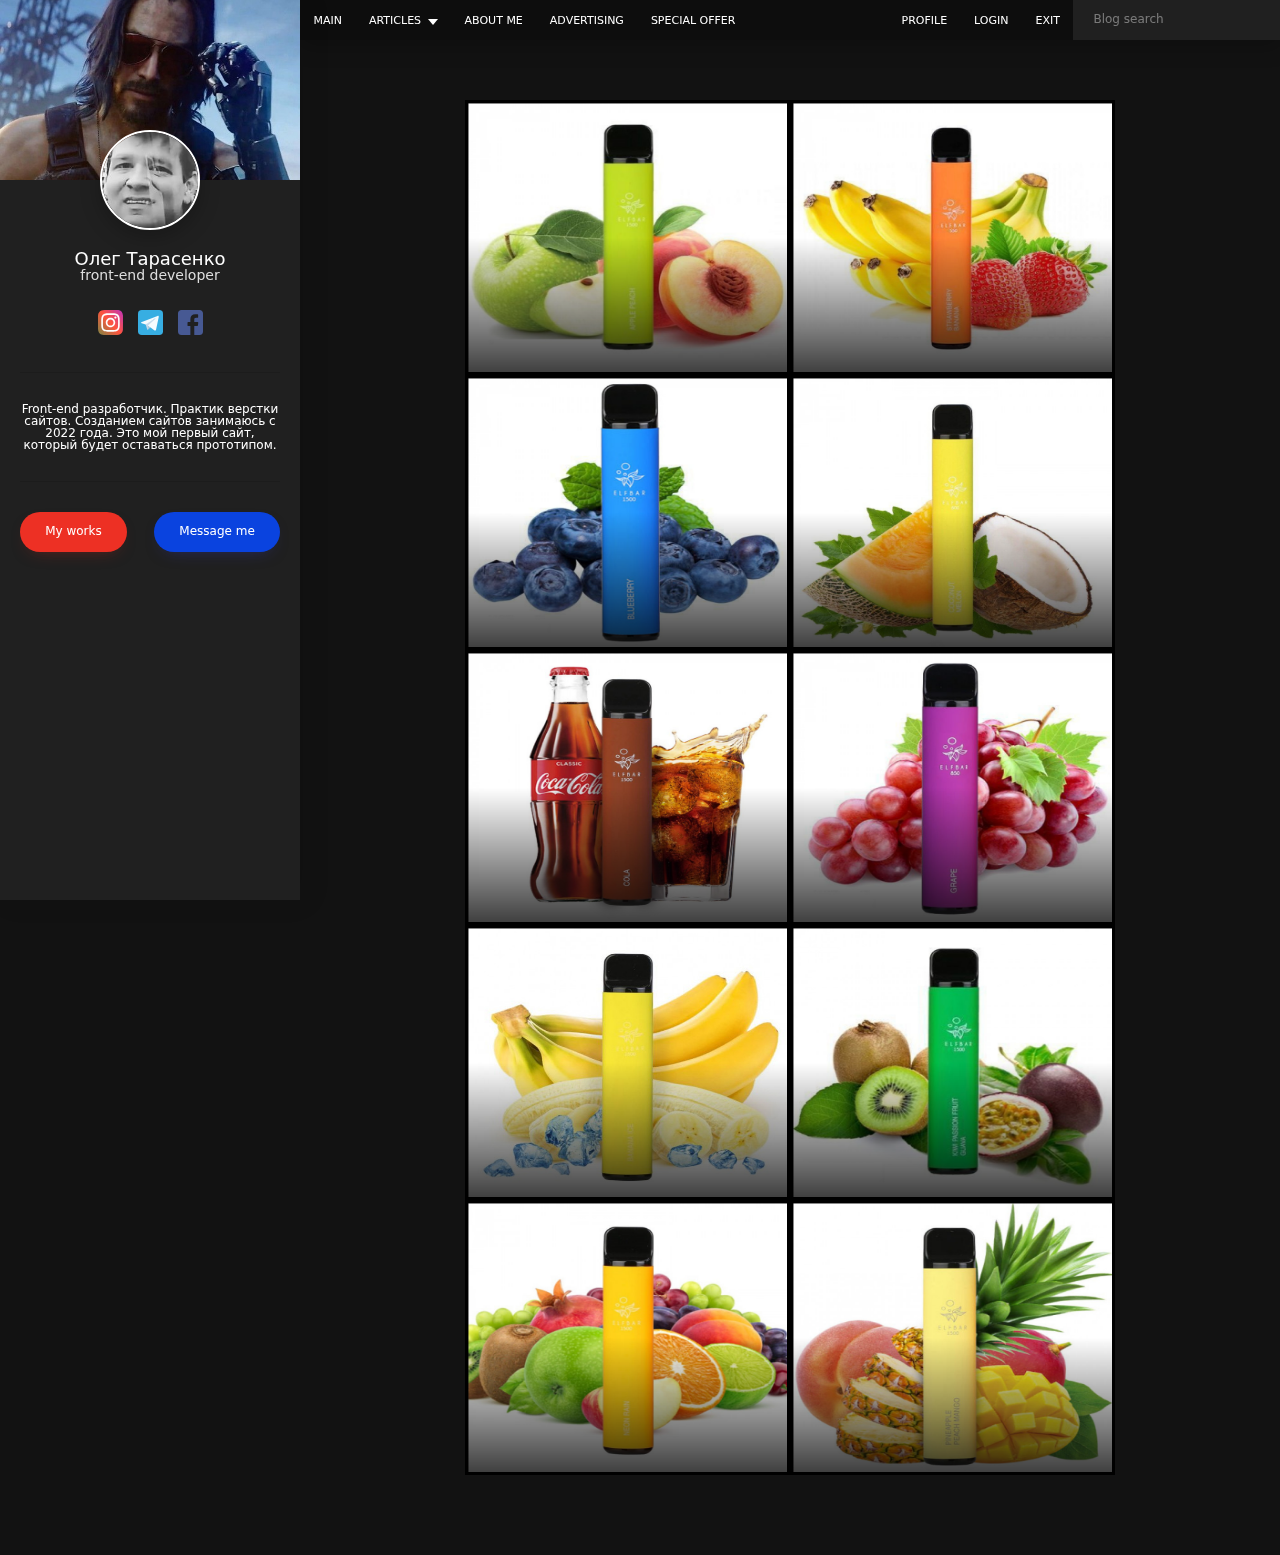
<file: elf-bar.html>
<!DOCTYPE html>
<html lang="ru">

<!-- head -->
<head>
    <meta charset="UTF-8">
    <meta http-equiv="X-UA-Compatible" content="IE=edge">
    <meta name="viewport" content="width=device-width, initial-scale=1.0">
    <title>Elf-bar</title>
    <link rel="stylesheet" href="css/style.min.css">
</head>
<body>

    <!-- header -->
    <header class="header">

    <div class="header__left">
        <div class="nav">
            <ul class="nav_list">
                <li class="nav_item">
                    <a class="nav_link" href="index.html">Main</a>
                </li>
                <li class="nav_item">
                    <a class="nav_link has-subnav" href="#">Articles</a>
                    <ul class="subnav">
                        <li>
                            <a class="subnav_link" href="#">Site create</a>
                        </li>
                        <li>
                            <a class="subnav_link" href="#">Internet marketing</a>
                        </li>
                        <li>
                            <a class="subnav_link" href="#">Video promotion</a>
                        </li>
                    </ul>
                </li>
                <li class="nav_item">
                    <a class="nav_link" href="text.html">About me</a>
                </li>
                <li class="nav_item">
                    <a class="nav_link" href="text.html">Advertising</a>
                </li>
                <li>
                    <a class="nav_link" href="elf-bar.html">Special offer</a>
                </li>
            </ul>
        </div>

        <button id="sidebarToggle" class="burger"  type="button">
            <span>Open nav</span>
        </button>
    </div>

    <div class="header__right">
        <nav class="nav">
            <ul class="nav_list">
                <li class="nav_item">
                    <a class="nav_link" href="profile.html">Profile</a>
                </li>
                <li class="nav_item">
                    <a class="nav_link" href="signIn.html">Login</a>
                </li>
                <li class="nav_item">
                    <a class="nav_link" href="#">Exit</a>
                </li>
            </ul>
        </nav>
        <form class="search" action="search.html" method="get" >
            <input class="search_input" type="text" placeholder="Blog search">
        </form>
    </div>

</header>

    <div id="page" class="page">

        <!-- sideBar -->
        <aside class="sideBar" id="sidebar">
    <div class="sideBar-header">
        <img src="img/SideBar/samurai.jpg" alt="">
    </div>
    <div class="sideBar-content">
        <div class="profile">
            <img class="profile-avatar" src="img/SideBar/profile-avatar.jpg" alt="">

            <div class="profile_header">
                <div class="profile-name">Олег Тарасенко</div>
                <div class="profile-prof">front-end developer</div>
            </div>

            <ul class="social">
                <li class="social-item">
                    <a class="social-link" href="https://www.instagram.com/9sh0gg0th/" target="_blank">
                        <img src="img/SideBar/instagram.svg" alt="">
                    </a>
                </li>
                <li class="social-item">
                    <a class="social-link" href="https://web.telegram.org/" target="_blank">
                        <img class="social-link-telegram" src="img/SideBar/telegram.svg" alt="">
                    </a>
                </li><li class="social-item">
                    <a class="social-link" href="https://www.facebook.com/profile.php?id=100078923537368" target="_blank">
                        <img class="social-link-facebook" src="img/SideBar/facebook.svg" alt="">
                    </a>
                </li>
            </ul>

            <div class="profile-text">
                <p>Front-end разработчик. Практик верстки сайтов.
                    Созданием сайтов занимаюсь с 2022 года. Это мой первый сайт, который будет оставаться прототипом.</p>
            </div>
        </div><!-- profile -->

        <nav class="nav nav--mobile">
            <ul class="nav_list">
                <li class="nav_item">
                    <a class="nav_link" href="index.html">Main</a>
                </li>
                <li class="nav_item">
                    <a class="nav_link has-subnav" href="#">Articles</a>
                    <ul class="subnav">
                        <li>
                            <a class="subnav_link" href="#">Site create</a>
                        </li>
                        <li>
                            <a class="subnav_link" href="#">Internet marketing</a>
                        </li>
                        <li>
                            <a class="subnav_link" href="#">Video promotion</a>
                        </li>
                    </ul>
                </li>
                <li class="nav_item">
                    <a class="nav_link" href="text.html">About me</a>
                </li>
                <li class="nav_item">
                    <a class="nav_link" href="text.html">Advertising</a>
                </li>
                <li class="nav_item">
                    <a class="nav_link" href="elf-bar.html">Special offer</a>
                </li>
                <li class="nav_item">
                    <a class="nav_link" href="profile.html">Profile</a>
                </li>
                <li class="nav_item">
                    <a class="nav_link" href="signIn.html">Login</a>
                </li>
                <li class="nav_item">
                    <a class="nav_link" href="#">Exit</a>
                </li>
            </ul>


        </nav>


    </div><!-- sideBar-content -->

    <div class="sideBar-footer">
        <a class="btn btn--red" href="works.html">
            My works
        </a>
        <button class="btn btn--blue" type="button" data-modal="contact-modal">
            Message me
        </button>
    </div>
</aside>

        <!-- main_elf-bar -->
       <main class="main">
    <div class="container container--elfBar">
        <div class="elf-bar">

            <div class="elf-bar_item" data-modal="ElfBar__ApplePeach-modal">
                <img class="elfBar_preview" src="img/Elf-bar/elf-bar(apple-peach).jpg" alt="">
                <div class="elfBar__content">
                    <div class="elfBar__title">Description</div>
                </div>
            </div>

            <div class="elf-bar_item" data-modal="ElfBar__BanaStraw-modal">
                <img class="elfBar_preview" src="img/Elf-bar/elf-bar(banana-strawberry).jpg" alt="">
                <div class="elfBar__content">
                    <div class="elfBar__title">Description</div>
                </div>
            </div>

            <div class="elf-bar_item" data-modal="ElfBar__Blueberry-modal">
                <img class="elfBar_preview" src="img/Elf-bar/elf-bar(blueberry).jpg" alt="">
                <div class="elfBar__content">
                    <div class="elfBar__title">Description</div>
                </div>
            </div>

            <div class="elf-bar_item" data-modal="ElfBar__CoconutMelon-modal">
                <img class="elfBar_preview" src="img/Elf-bar/elf-bar(coconut-melon).jpg" alt="">
                <div class="elfBar__content">
                    <div class="elfBar__title">Description</div>
                </div>
            </div>

            <div class="elf-bar_item" data-modal="ElfBar__Cola-modal">
                <img class="elfBar_preview" src="img/Elf-bar/elf-bar(cola).jpg" alt="">
                <div class="elfBar__content">
                    <div class="elfBar__title">Description</div>
                </div>
            </div>

            <div class="elf-bar_item" data-modal="ElfBar__Grasp-modal">
                <img class="elfBar_preview" src="img/Elf-bar/elf-bar(grasp).jpg" alt="">
                <div class="elfBar__content">
                    <div class="elfBar__title">Description</div>
                </div>
            </div>

            <div class="elf-bar_item" data-modal="ElfBar__IceBana-modal">
                <img class="elfBar_preview" src="img/Elf-bar/elf-bar(ice-banana).jpg" alt="">
                <div class="elfBar__content">
                    <div class="elfBar__title">Description</div>
                </div>
            </div>

            <div class="elf-bar_item" data-modal="ElfBar__KiwiGuava-modal">
                <img class="elfBar_preview" src="img/Elf-bar/elf-bar(kiwi-guava).jpg" alt="">
                <div class="elfBar__content">
                    <div class="elfBar__title">Description</div>
                </div>
            </div>

            <div class="elf-bar_item" data-modal="ElfBar__NeonRain-modal">
                <img class="elfBar_preview" src="img/Elf-bar/elf-bar(neon-rain).jpg" alt="">
                <div class="elfBar__content">
                    <div class="elfBar__title">Description</div>
                </div>
            </div>

            <div class="elf-bar_item" data-modal="ElfBar__PineapplePeachMango-modal">
                <img class="elfBar_preview" src="img/Elf-bar/elf-bar(pineapple-peach-mango).jpg" alt="">
                <div class="elfBar__content">
                    <div class="elfBar__title">Description</div>
                </div>
            </div>

        </div><!-- elf-bar -->


    </div>
</main>



       <!-- contact-modal -->
       <div id="contact-modal" class="modal">
    <div class="modal_content modal_content--contact">
        <form class="form form--auth" action="/" method="post" >

            <button class="modal_close" type="button">
                <img src="img/modal/vector.svg" alt="">
            </button>

            <div class="form_group form_group--md">
                <input type="text" placeholder="Name" value="" class="form_control">
                <span class="form_line"></span>
            </div>

            <div class="form_group form_group--md">
                <input type="email" placeholder="Email" value="" class="form_control">
                <span class="form_line"></span>
            </div>

            <div class="form_group form_group--md">
                <textarea class="form_control form_control--textarea" name="" placeholder="Message text"></textarea>
                <span class="form_line"></span>
            </div>

            <div class="form_footer">
                <div class="form_group form_group--md">
                    <button class="btn btn--blue btn--rounded btn--sm" type="submit">Send</button>
                </div>
            </div>
        </form>

        <ul class="modal_footer">
           <li>
                e-mail:
                <a href="mailto:info@mywebsite.ua">info@mywebsite.ua</a>
            </li>
           <li>
                тел:
                <a href="tel:+380963285622">+38096-32-856-22</a>
            </li>
        </ul>

    </div><!-- modal_content -->
</div><!-- modal -->


       <!-- elfbar-modal -->
       <div id="ElfBar__ApplePeach-modal" class="modal">
    <div class="modal_content modal_content--contact" >
        <form class="form form--auth" action="/" method="post" >

            <button class="modal_close" type="button">
                <img src="img/modal/vector.svg" alt="">
            </button>

            <div class="elfBar__info">
                <div class="ElfBar__text">
                    <h2>Apple-Peach</h2>

                    <p>Основные характеристики Elf Bar 1500:</p>

                    <p>Размеры: 100 х 19 мм;</p>

                    <p>Емкость аккумулятора: 850 мАч;</p>

                    <p>Объем картриджа: 4.8 мл;</p>

                    <p>Количество затяжек: до 1500;</p>

                    <p>Вкус жидкости: Яблоко Персик;</p>

                    <p>Цена: 250грн</p>

                </div><!-- elfBar__text -->

            </div><!-- elfBar__info -->

        </form>

    </div>
</div>

       <div id="ElfBar__BanaStraw-modal" class="modal">
    <div class="modal_content modal_content--contact" >
        <form class="form form--auth" action="/" method="post" >

            <button class="modal_close" type="button">
                <img src="img/modal/vector.svg" alt="">
            </button>

            <div class="elfBar__info">
                <div class="ElfBar__text">
                    <h2>Banana-Strawberry</h2>

                    <p>Основные характеристики Elf Bar 1500:</p>

                    <p>Размеры: 100 х 19 мм;</p>

                    <p>Емкость аккумулятора: 850 мАч;</p>

                    <p>Объем картриджа: 4.8 мл;</p>

                    <p>Количество затяжек: до 1500;</p>

                    <p>Вкус жидкости: Банан Клубника;</p>

                    <p>Цена: 250грн</p>

                </div><!-- elfBar__text -->

            </div><!-- elfBar__info -->

        </form>

    </div>
</div>

       <div id="ElfBar__Blueberry-modal" class="modal">
    <div class="modal_content modal_content--contact" >
        <form class="form form--auth" action="/" method="post" >

            <button class="modal_close" type="button">
                <img src="img/modal/vector.svg" alt="">
            </button>

            <div class="elfBar__info">
                <div class="ElfBar__text">
                    <h2>BlueBerry</h2>

                    <p>Основные характеристики Elf Bar 1500:</p>

                    <p>Размеры: 100 х 19 мм;</p>

                    <p>Емкость аккумулятора: 850 мАч;</p>

                    <p>Объем картриджа: 4.8 мл;</p>

                    <p>Количество затяжек: до 1500;</p>

                    <p>Вкус жидкости: Blueberry - черника;</p>

                    <p>Цена: 250грн</p>

                </div><!-- elfBar__text -->

            </div><!-- elfBar__info -->

        </form>

    </div>
</div>

       <div id="ElfBar__CoconutMelon-modal" class="modal">
    <div class="modal_content modal_content--contact" >
        <form class="form form--auth" action="/" method="post" >

            <button class="modal_close" type="button">
                <img src="img/modal/vector.svg" alt="">
            </button>

            <div class="elfBar__info">
                <div class="ElfBar__text">
                    <h2>CoconutMelon</h2>

                    <p>Основные характеристики Elf Bar 1500:</p>

                    <p>Размеры: 100 х 19 мм;</p>

                    <p>Емкость аккумулятора: 850 мАч;</p>

                    <p>Объем картриджа: 4.8 мл;</p>

                    <p>Количество затяжек: до 1500;</p>

                    <p>Вкус жидкости: Кокос Дыня;</p>

                    <p>Цена: 250грн</p>

                </div><!-- elfBar__text -->

            </div><!-- elfBar__info -->

        </form>

    </div>
</div>

       <div id="ElfBar__Cola-modal" class="modal">
    <div class="modal_content modal_content--contact" >
        <form class="form form--auth" action="/" method="post" >

            <button class="modal_close" type="button">
                <img src="img/modal/vector.svg" alt="">
            </button>

            <div class="elfBar__info">
                <div class="ElfBar__text">
                    <h2>Cola</h2>

                    <p>Основные характеристики Elf Bar 1500:</p>

                    <p>Размеры: 100 х 19 мм;</p>

                    <p>Емкость аккумулятора: 850 мАч;</p>

                    <p>Объем картриджа: 4.8 мл;</p>

                    <p>Количество затяжек: до 1500;</p>

                    <p>Вкус жидкости: Кола;</p>

                    <p>Цена: 250грн</p>

                </div><!-- elfBar__text -->

            </div><!-- elfBar__info -->

        </form>

    </div>
</div>

       <div id="ElfBar__Grasp-modal" class="modal">
    <div class="modal_content modal_content--contact" >
        <form class="form form--auth" action="/" method="post" >

            <button class="modal_close" type="button">
                <img src="img/modal/vector.svg" alt="">
            </button>

            <div class="elfBar__info">
                <div class="ElfBar__text">
                    <h2>Grasp</h2>

                    <p>Основные характеристики Elf Bar 1500:</p>

                    <p>Размеры: 100 х 19 мм;</p>

                    <p>Емкость аккумулятора: 850 мАч;</p>

                    <p>Объем картриджа: 4.8 мл;</p>

                    <p>Количество затяжек: до 1500;</p>

                    <p>Вкус жидкости: Grape - виноград;</p>

                    <p>Цена: 250грн</p>

                </div><!-- elfBar__text -->

            </div><!-- elfBar__info -->

        </form>

    </div>
</div>

       <div id="ElfBar__IceBana-modal" class="modal">
    <div class="modal_content modal_content--contact" >
        <form class="form form--auth" action="/" method="post" >

            <button class="modal_close" type="button">
                <img src="img/modal/vector.svg" alt="">
            </button>

            <div class="elfBar__info">
                <div class="ElfBar__text">
                    <h2>Ice-Banana</h2>

                    <p>Основные характеристики Elf Bar 1500:</p>

                    <p>Размеры: 100 х 19 мм;</p>

                    <p>Емкость аккумулятора: 850 мАч;</p>

                    <p>Объем картриджа: 4.8 мл;</p>

                    <p>Количество затяжек: до 1500;</p>

                    <p>Вкус жидкости: Banana Ice - банан со льдом;</p>

                    <p>Цена: 250грн</p>

                </div><!-- elfBar__text -->

            </div><!-- elfBar__info -->

        </form>

    </div>
</div>

       <div id="ElfBar__KiwiGuava-modal" class="modal">
    <div class="modal_content modal_content--contact" >
        <form class="form form--auth" action="/" method="post" >

            <button class="modal_close" type="button">
                <img src="img/modal/vector.svg" alt="">
            </button>

            <div class="elfBar__info">
                <div class="ElfBar__text">
                    <h2>Kiwi-Guava</h2>

                    <p>Основные характеристики Elf Bar 1500:</p>

                    <p>Размеры: 100 х 19 мм;</p>

                    <p>Емкость аккумулятора: 850 мАч;</p>

                    <p>Объем картриджа: 4.8 мл;</p>

                    <p>Количество затяжек: до 1500;</p>

                    <p>Вкус жидкости: Kiwi Passion Fruit Guava - киви с маракуйей и гуавой;</p>

                    <p>Цена: 250грн</p>

                </div><!-- elfBar__text -->

            </div><!-- elfBar__info -->

        </form>

    </div>
</div>

       <div id="ElfBar__NeonRain-modal" class="modal">
    <div class="modal_content modal_content--contact" >
        <form class="form form--auth" action="/" method="post" >

            <button class="modal_close" type="button">
                <img src="img/modal/vector.svg" alt="">
            </button>

            <div class="elfBar__info">
                <div class="ElfBar__text">
                    <h2>Neon-Rain</h2>

                    <p>Основные характеристики Elf Bar 1500:</p>

                    <p>Размеры: 100 х 19 мм;</p>

                    <p>Емкость аккумулятора: 850 мАч;</p>

                    <p>Объем картриджа: 4.8 мл;</p>

                    <p>Количество затяжек: до 1500;</p>

                    <p>Вкус жидкости: Фруктовый микс;</p>

                    <p>Цена: 250грн</p>

                </div><!-- elfBar__text -->

            </div><!-- elfBar__info -->

        </form>

    </div>
</div>

       <div id="ElfBar__PineapplePeachMango-modal" class="modal">
    <div class="modal_content modal_content--contact" >
        <form class="form form--auth" action="/" method="post" >

            <button class="modal_close" type="button">
                <img src="img/modal/vector.svg" alt="">
            </button>

            <div class="elfBar__info">
                <div class="ElfBar__text">
                    <h2>Pineapple-Peach-Mango</h2>

                    <p>Основные характеристики Elf Bar 1500:</p>

                    <p>Размеры: 100 х 19 мм;</p>

                    <p>Емкость аккумулятора: 850 мАч;</p>

                    <p>Объем картриджа: 4.8 мл;</p>

                    <p>Количество затяжек: до 1500;</p>

                    <p>Вкус жидкости: Ананас Персик Манго;</p>

                    <p>Цена: 250грн</p>

                </div><!-- elfBar__text -->

            </div><!-- elfBar__info -->

        </form>

    </div>
</div>
    </div>


    <!-- JS -->
    <script src="js/app.min.js"></script>
</body>
</html>
</file>
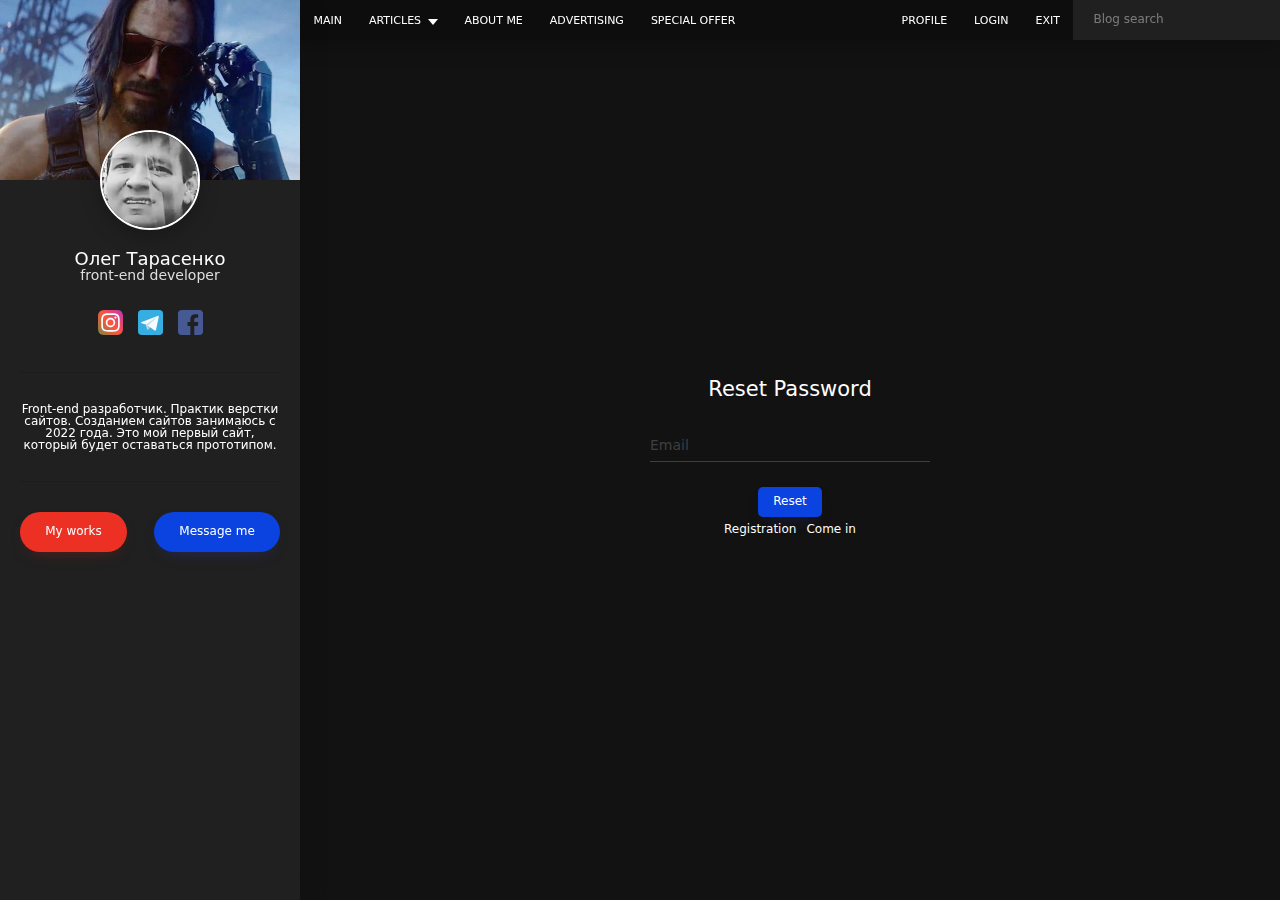
<file: reset.html>
<!DOCTYPE html>
<html lang="ru">

<!-- head -->
<head>
    <meta charset="UTF-8">
    <meta http-equiv="X-UA-Compatible" content="IE=edge">
    <meta name="viewport" content="width=device-width, initial-scale=1.0">
    <title>Reset</title>
    <link rel="stylesheet" href="css/style.min.css">
</head>
<body>

    <!-- header -->
    <header class="header">

    <div class="header__left">
        <div class="nav">
            <ul class="nav_list">
                <li class="nav_item">
                    <a class="nav_link" href="index.html">Main</a>
                </li>
                <li class="nav_item">
                    <a class="nav_link has-subnav" href="#">Articles</a>
                    <ul class="subnav">
                        <li>
                            <a class="subnav_link" href="#">Site create</a>
                        </li>
                        <li>
                            <a class="subnav_link" href="#">Internet marketing</a>
                        </li>
                        <li>
                            <a class="subnav_link" href="#">Video promotion</a>
                        </li>
                    </ul>
                </li>
                <li class="nav_item">
                    <a class="nav_link" href="text.html">About me</a>
                </li>
                <li class="nav_item">
                    <a class="nav_link" href="text.html">Advertising</a>
                </li>
                <li>
                    <a class="nav_link" href="elf-bar.html">Special offer</a>
                </li>
            </ul>
        </div>

        <button id="sidebarToggle" class="burger"  type="button">
            <span>Open nav</span>
        </button>
    </div>

    <div class="header__right">
        <nav class="nav">
            <ul class="nav_list">
                <li class="nav_item">
                    <a class="nav_link" href="profile.html">Profile</a>
                </li>
                <li class="nav_item">
                    <a class="nav_link" href="signIn.html">Login</a>
                </li>
                <li class="nav_item">
                    <a class="nav_link" href="#">Exit</a>
                </li>
            </ul>
        </nav>
        <form class="search" action="search.html" method="get" >
            <input class="search_input" type="text" placeholder="Blog search">
        </form>
    </div>

</header>

    <div id="page" class="page">

        <!-- sideBar -->
        <aside class="sideBar" id="sidebar">
    <div class="sideBar-header">
        <img src="img/SideBar/samurai.jpg" alt="">
    </div>
    <div class="sideBar-content">
        <div class="profile">
            <img class="profile-avatar" src="img/SideBar/profile-avatar.jpg" alt="">

            <div class="profile_header">
                <div class="profile-name">Олег Тарасенко</div>
                <div class="profile-prof">front-end developer</div>
            </div>

            <ul class="social">
                <li class="social-item">
                    <a class="social-link" href="https://www.instagram.com/9sh0gg0th/" target="_blank">
                        <img src="img/SideBar/instagram.svg" alt="">
                    </a>
                </li>
                <li class="social-item">
                    <a class="social-link" href="https://web.telegram.org/" target="_blank">
                        <img class="social-link-telegram" src="img/SideBar/telegram.svg" alt="">
                    </a>
                </li><li class="social-item">
                    <a class="social-link" href="https://www.facebook.com/profile.php?id=100078923537368" target="_blank">
                        <img class="social-link-facebook" src="img/SideBar/facebook.svg" alt="">
                    </a>
                </li>
            </ul>

            <div class="profile-text">
                <p>Front-end разработчик. Практик верстки сайтов.
                    Созданием сайтов занимаюсь с 2022 года. Это мой первый сайт, который будет оставаться прототипом.</p>
            </div>
        </div><!-- profile -->

        <nav class="nav nav--mobile">
            <ul class="nav_list">
                <li class="nav_item">
                    <a class="nav_link" href="index.html">Main</a>
                </li>
                <li class="nav_item">
                    <a class="nav_link has-subnav" href="#">Articles</a>
                    <ul class="subnav">
                        <li>
                            <a class="subnav_link" href="#">Site create</a>
                        </li>
                        <li>
                            <a class="subnav_link" href="#">Internet marketing</a>
                        </li>
                        <li>
                            <a class="subnav_link" href="#">Video promotion</a>
                        </li>
                    </ul>
                </li>
                <li class="nav_item">
                    <a class="nav_link" href="text.html">About me</a>
                </li>
                <li class="nav_item">
                    <a class="nav_link" href="text.html">Advertising</a>
                </li>
                <li class="nav_item">
                    <a class="nav_link" href="elf-bar.html">Special offer</a>
                </li>
                <li class="nav_item">
                    <a class="nav_link" href="profile.html">Profile</a>
                </li>
                <li class="nav_item">
                    <a class="nav_link" href="signIn.html">Login</a>
                </li>
                <li class="nav_item">
                    <a class="nav_link" href="#">Exit</a>
                </li>
            </ul>


        </nav>


    </div><!-- sideBar-content -->

    <div class="sideBar-footer">
        <a class="btn btn--red" href="works.html">
            My works
        </a>
        <button class="btn btn--blue" type="button" data-modal="contact-modal">
            Message me
        </button>
    </div>
</aside>

        <!-- main-reset -->
       <main class="main">
    <div class="container">
        <h1 class="page_title page_title--center">Reset Password</h1>
    </div>
    <form class="form form--auth" action="/" method="post" >

        <div class="form_group form_group--md">
            <input type="email" placeholder="Email" value="" class="form_control">
            <span class="form_line"></span>
        </div>

        <div class="form_footer form_footer--center">
            <button class="btn btn--blue btn--rounded btn--sm" type="submit">Reset</button>
        </div>

        <ul class="form__footer-list">
            <li>
                <a href="signUp.html">Registration</a>
            </li>
            <li>
                <a href="signIn.html">Come in</a>
            </li>
        </ul>
    </form>
</main>

       <!-- contact-modal -->
       <div id="contact-modal" class="modal">
    <div class="modal_content modal_content--contact">
        <form class="form form--auth" action="/" method="post" >

            <button class="modal_close" type="button">
                <img src="img/modal/vector.svg" alt="">
            </button>

            <div class="form_group form_group--md">
                <input type="text" placeholder="Name" value="" class="form_control">
                <span class="form_line"></span>
            </div>

            <div class="form_group form_group--md">
                <input type="email" placeholder="Email" value="" class="form_control">
                <span class="form_line"></span>
            </div>

            <div class="form_group form_group--md">
                <textarea class="form_control form_control--textarea" name="" placeholder="Message text"></textarea>
                <span class="form_line"></span>
            </div>

            <div class="form_footer">
                <div class="form_group form_group--md">
                    <button class="btn btn--blue btn--rounded btn--sm" type="submit">Send</button>
                </div>
            </div>
        </form>

        <ul class="modal_footer">
           <li>
                e-mail:
                <a href="mailto:info@mywebsite.ua">info@mywebsite.ua</a>
            </li>
           <li>
                тел:
                <a href="tel:+380963285622">+38096-32-856-22</a>
            </li>
        </ul>

    </div><!-- modal_content -->
</div><!-- modal -->


       <!-- story-modal -->
       <div id="story-modal" class="modal">
    <div class="modal_content modal_content--story" >
        <video class="modal_video" src="" poster="https://via.placeholder.com/427x588"></video>
    </div>
</div>

       <!-- share-modal -->
       <div id="share-modal" class="modal">
    <div class="modal_content" >
        <form class="form form--auth" action="/" method="post" >

            <button class="modal_close" type="button">
                <img src="img/modal/vector.svg" alt="">
            </button>

            <ul class="social">
                <li class="social-item">
                    <a class="social-link" href="https://www.instagram.com/9sh0gg0th/" target="_blank">
                        <img class="social-link-instagram social-link-instagram--share" src="img/SideBar/instagram.svg" alt="">
                    </a>
                </li>

                <li class="social-item">
                    <a class="social-link" href="https://web.telegram.org/" target="_blank">
                        <img class="social-link-telegram social-link-telegram--share" src="img/SideBar/telegram.svg" alt="">
                    </a>
                </li>

                <li class="social-item">
                    <a class="social-link" href="https://www.facebook.com/profile.php?id=100078923537368" target="_blank">
                        <img class="social-link-facebook social-link-facebook--share" src="img/SideBar/facebook.svg" alt="">
                    </a>
                </li>
            </ul>

    </div><!-- modal_content -->
</div><!-- modal -->


    </div>


    <!-- JS -->
    <script src="js/app.min.js"></script>
</body>
</html>
</file>
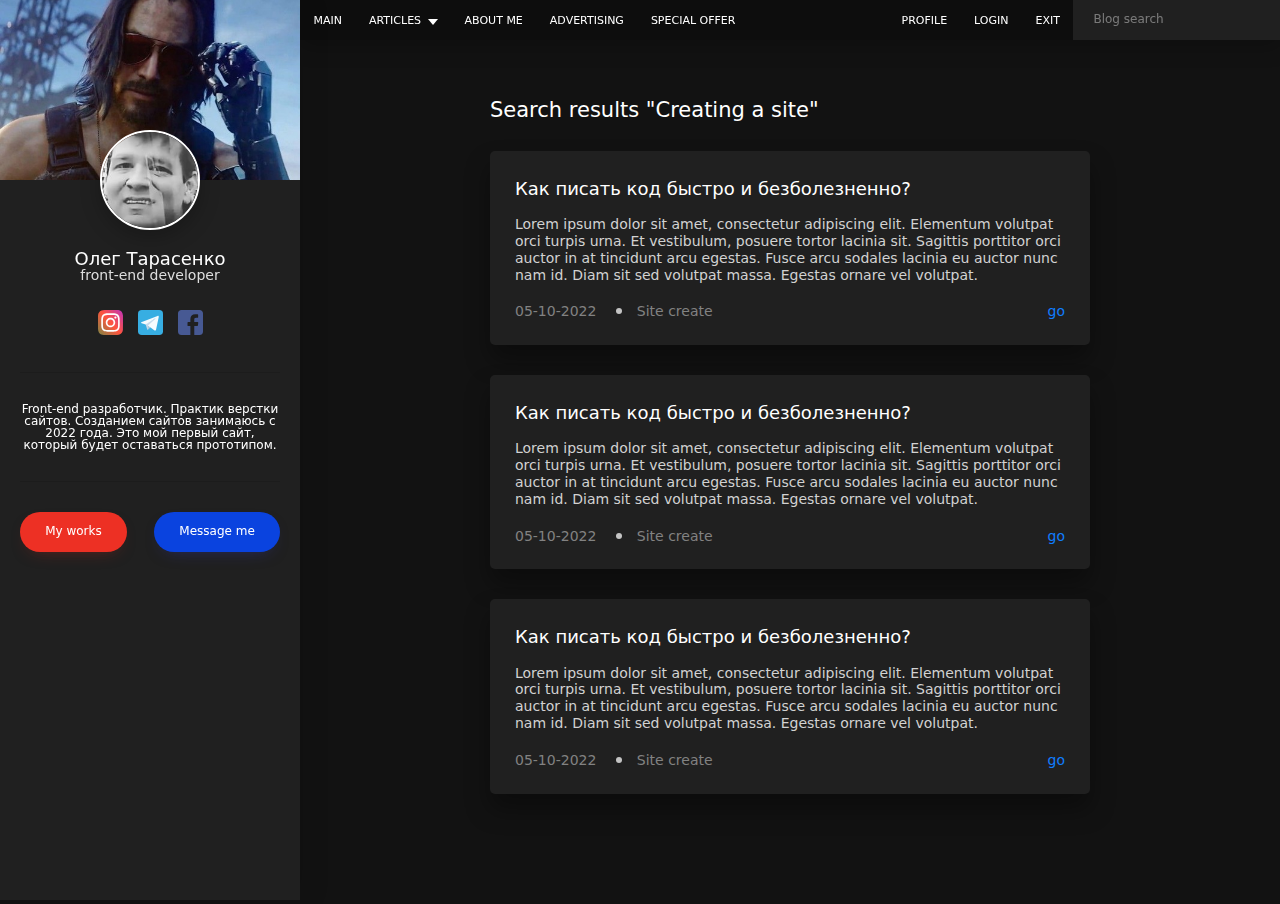
<file: search.html>
<!DOCTYPE html>
<html lang="ru">

<!-- head -->
<head>
    <meta charset="UTF-8">
    <meta http-equiv="X-UA-Compatible" content="IE=edge">
    <meta name="viewport" content="width=device-width, initial-scale=1.0">
    <title>Search</title>
    <link rel="stylesheet" href="css/style.min.css">
</head>
<body>
    <!-- header -->
    <header class="header">

    <div class="header__left">
        <div class="nav">
            <ul class="nav_list">
                <li class="nav_item">
                    <a class="nav_link" href="index.html">Main</a>
                </li>
                <li class="nav_item">
                    <a class="nav_link has-subnav" href="#">Articles</a>
                    <ul class="subnav">
                        <li>
                            <a class="subnav_link" href="#">Site create</a>
                        </li>
                        <li>
                            <a class="subnav_link" href="#">Internet marketing</a>
                        </li>
                        <li>
                            <a class="subnav_link" href="#">Video promotion</a>
                        </li>
                    </ul>
                </li>
                <li class="nav_item">
                    <a class="nav_link" href="text.html">About me</a>
                </li>
                <li class="nav_item">
                    <a class="nav_link" href="text.html">Advertising</a>
                </li>
                <li>
                    <a class="nav_link" href="elf-bar.html">Special offer</a>
                </li>
            </ul>
        </div>

        <button id="sidebarToggle" class="burger"  type="button">
            <span>Open nav</span>
        </button>
    </div>

    <div class="header__right">
        <nav class="nav">
            <ul class="nav_list">
                <li class="nav_item">
                    <a class="nav_link" href="profile.html">Profile</a>
                </li>
                <li class="nav_item">
                    <a class="nav_link" href="signIn.html">Login</a>
                </li>
                <li class="nav_item">
                    <a class="nav_link" href="#">Exit</a>
                </li>
            </ul>
        </nav>
        <form class="search" action="search.html" method="get" >
            <input class="search_input" type="text" placeholder="Blog search">
        </form>
    </div>

</header>

    <!-- sideBar -->
    <aside class="sideBar" id="sidebar">
    <div class="sideBar-header">
        <img src="img/SideBar/samurai.jpg" alt="">
    </div>
    <div class="sideBar-content">
        <div class="profile">
            <img class="profile-avatar" src="img/SideBar/profile-avatar.jpg" alt="">

            <div class="profile_header">
                <div class="profile-name">Олег Тарасенко</div>
                <div class="profile-prof">front-end developer</div>
            </div>

            <ul class="social">
                <li class="social-item">
                    <a class="social-link" href="https://www.instagram.com/9sh0gg0th/" target="_blank">
                        <img src="img/SideBar/instagram.svg" alt="">
                    </a>
                </li>
                <li class="social-item">
                    <a class="social-link" href="https://web.telegram.org/" target="_blank">
                        <img class="social-link-telegram" src="img/SideBar/telegram.svg" alt="">
                    </a>
                </li><li class="social-item">
                    <a class="social-link" href="https://www.facebook.com/profile.php?id=100078923537368" target="_blank">
                        <img class="social-link-facebook" src="img/SideBar/facebook.svg" alt="">
                    </a>
                </li>
            </ul>

            <div class="profile-text">
                <p>Front-end разработчик. Практик верстки сайтов.
                    Созданием сайтов занимаюсь с 2022 года. Это мой первый сайт, который будет оставаться прототипом.</p>
            </div>
        </div><!-- profile -->

        <nav class="nav nav--mobile">
            <ul class="nav_list">
                <li class="nav_item">
                    <a class="nav_link" href="index.html">Main</a>
                </li>
                <li class="nav_item">
                    <a class="nav_link has-subnav" href="#">Articles</a>
                    <ul class="subnav">
                        <li>
                            <a class="subnav_link" href="#">Site create</a>
                        </li>
                        <li>
                            <a class="subnav_link" href="#">Internet marketing</a>
                        </li>
                        <li>
                            <a class="subnav_link" href="#">Video promotion</a>
                        </li>
                    </ul>
                </li>
                <li class="nav_item">
                    <a class="nav_link" href="text.html">About me</a>
                </li>
                <li class="nav_item">
                    <a class="nav_link" href="text.html">Advertising</a>
                </li>
                <li class="nav_item">
                    <a class="nav_link" href="elf-bar.html">Special offer</a>
                </li>
                <li class="nav_item">
                    <a class="nav_link" href="profile.html">Profile</a>
                </li>
                <li class="nav_item">
                    <a class="nav_link" href="signIn.html">Login</a>
                </li>
                <li class="nav_item">
                    <a class="nav_link" href="#">Exit</a>
                </li>
            </ul>


        </nav>


    </div><!-- sideBar-content -->

    <div class="sideBar-footer">
        <a class="btn btn--red" href="works.html">
            My works
        </a>
        <button class="btn btn--blue" type="button" data-modal="contact-modal">
            Message me
        </button>
    </div>
</aside>

    <div id="page" class="page">

        <!-- main-search -->
        <main class="main">
    <div class="container">

        <h1 class="page_title">Search results "Creating a site"</h1>

        <article class="post">

            <div class="post_content">
                <h2 class="post_title">
                    <a href="post.html">
                        Как писать код быстро и безболезненно?
                    </a>
                </h2>
                <p class="post_description">Lorem ipsum dolor sit amet, consectetur adipiscing elit. Elementum volutpat orci turpis urna. Et vestibulum, posuere tortor lacinia sit. Sagittis porttitor orci auctor in at tincidunt arcu egestas. Fusce arcu sodales lacinia eu auctor nunc nam id. Diam sit sed volutpat massa. Egestas ornare vel volutpat.</p>
            </div>

            <div class="post_footer">
                <ul class="post_data">
                    <li class="post_data-item">
                        <time datetime="2022-10-05">
                            05-10-2022
                        </time>
                    </li>
                    <li class="post_data-item">
                        <a href="#">
                            Site create
                        </a>
                    </li>
                </ul>
                <a class="post_read" href="post.html">go</a>
            </div>

        </article><!-- /.post -->

        <article class="post">

            <div class="post_content">
                <h2 class="post_title">
                    <a href="post.html">
                        Как писать код быстро и безболезненно?
                    </a>
                </h2>
                <p class="post_description">Lorem ipsum dolor sit amet, consectetur adipiscing elit. Elementum volutpat orci turpis urna. Et vestibulum, posuere tortor lacinia sit. Sagittis porttitor orci auctor in at tincidunt arcu egestas. Fusce arcu sodales lacinia eu auctor nunc nam id. Diam sit sed volutpat massa. Egestas ornare vel volutpat.</p>
            </div>

            <div class="post_footer">
                <ul class="post_data">
                    <li class="post_data-item">
                        <time datetime="2022-10-05">
                            05-10-2022
                        </time>
                    </li>
                    <li class="post_data-item">
                        <a href="#">
                            Site create
                        </a>
                    </li>
                </ul>
                <a class="post_read" href="post.html">go</a>
            </div>

        </article><!-- /.post -->

        <article class="post">

            <div class="post_content">
                <h2 class="post_title">
                    <a href="post.html">
                        Как писать код быстро и безболезненно?
                    </a>
                </h2>
                <p class="post_description">Lorem ipsum dolor sit amet, consectetur adipiscing elit. Elementum volutpat orci turpis urna. Et vestibulum, posuere tortor lacinia sit. Sagittis porttitor orci auctor in at tincidunt arcu egestas. Fusce arcu sodales lacinia eu auctor nunc nam id. Diam sit sed volutpat massa. Egestas ornare vel volutpat.</p>
            </div>

            <div class="post_footer">
                <ul class="post_data">
                    <li class="post_data-item">
                        <time datetime="2022-10-05">
                            05-10-2022
                        </time>
                    </li>
                    <li class="post_data-item">
                        <a href="#">
                            Site create
                        </a>
                    </li>
                </ul>
                <a class="post_read" href="post.html">go</a>
            </div>

        </article><!-- /.post -->
    </div>
</main>

        <!-- contact-modal -->
        <div id="contact-modal" class="modal">
    <div class="modal_content modal_content--contact">
        <form class="form form--auth" action="/" method="post" >

            <button class="modal_close" type="button">
                <img src="img/modal/vector.svg" alt="">
            </button>

            <div class="form_group form_group--md">
                <input type="text" placeholder="Name" value="" class="form_control">
                <span class="form_line"></span>
            </div>

            <div class="form_group form_group--md">
                <input type="email" placeholder="Email" value="" class="form_control">
                <span class="form_line"></span>
            </div>

            <div class="form_group form_group--md">
                <textarea class="form_control form_control--textarea" name="" placeholder="Message text"></textarea>
                <span class="form_line"></span>
            </div>

            <div class="form_footer">
                <div class="form_group form_group--md">
                    <button class="btn btn--blue btn--rounded btn--sm" type="submit">Send</button>
                </div>
            </div>
        </form>

        <ul class="modal_footer">
           <li>
                e-mail:
                <a href="mailto:info@mywebsite.ua">info@mywebsite.ua</a>
            </li>
           <li>
                тел:
                <a href="tel:+380963285622">+38096-32-856-22</a>
            </li>
        </ul>

    </div><!-- modal_content -->
</div><!-- modal -->


        <!-- story-modal -->
        <div id="story-modal" class="modal">
    <div class="modal_content modal_content--story" >
        <video class="modal_video" src="" poster="https://via.placeholder.com/427x588"></video>
    </div>
</div>

        <!-- share-modal -->
        <div id="share-modal" class="modal">
    <div class="modal_content" >
        <form class="form form--auth" action="/" method="post" >

            <button class="modal_close" type="button">
                <img src="img/modal/vector.svg" alt="">
            </button>

            <ul class="social">
                <li class="social-item">
                    <a class="social-link" href="https://www.instagram.com/9sh0gg0th/" target="_blank">
                        <img class="social-link-instagram social-link-instagram--share" src="img/SideBar/instagram.svg" alt="">
                    </a>
                </li>

                <li class="social-item">
                    <a class="social-link" href="https://web.telegram.org/" target="_blank">
                        <img class="social-link-telegram social-link-telegram--share" src="img/SideBar/telegram.svg" alt="">
                    </a>
                </li>

                <li class="social-item">
                    <a class="social-link" href="https://www.facebook.com/profile.php?id=100078923537368" target="_blank">
                        <img class="social-link-facebook social-link-facebook--share" src="img/SideBar/facebook.svg" alt="">
                    </a>
                </li>
            </ul>

    </div><!-- modal_content -->
</div><!-- modal -->


    </div>


    <!-- JS -->
    <script src="js/app.min.js"></script>
</body>
</html>
</file>
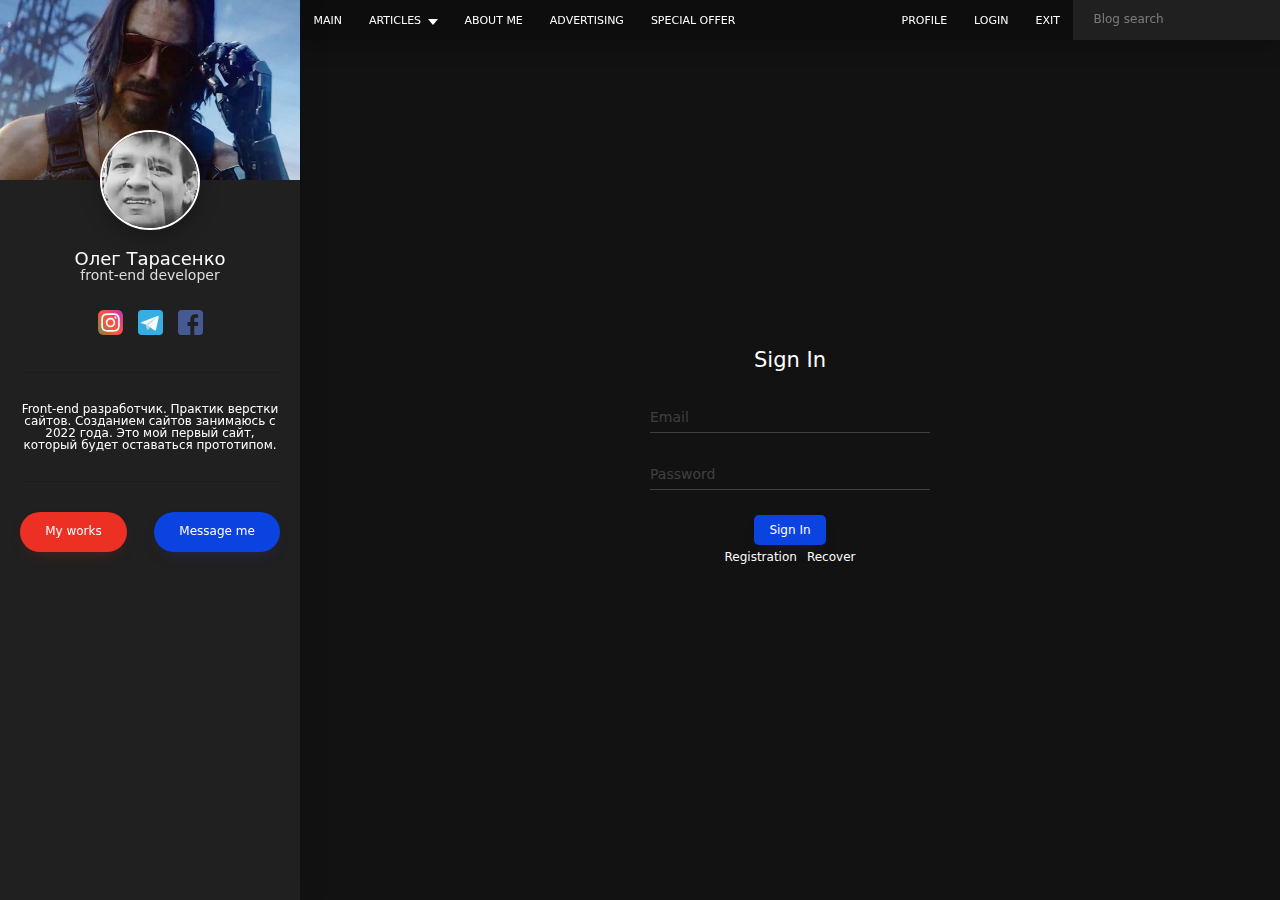
<file: signIn.html>
<!DOCTYPE html>
<html lang="ru">

<!-- head -->
<head>
    <meta charset="UTF-8">
    <meta http-equiv="X-UA-Compatible" content="IE=edge">
    <meta name="viewport" content="width=device-width, initial-scale=1.0">
    <title>SignIn</title>
    <link rel="stylesheet" href="css/style.min.css">
</head>
<body>

    <!-- header -->
    <header class="header">

    <div class="header__left">
        <div class="nav">
            <ul class="nav_list">
                <li class="nav_item">
                    <a class="nav_link" href="index.html">Main</a>
                </li>
                <li class="nav_item">
                    <a class="nav_link has-subnav" href="#">Articles</a>
                    <ul class="subnav">
                        <li>
                            <a class="subnav_link" href="#">Site create</a>
                        </li>
                        <li>
                            <a class="subnav_link" href="#">Internet marketing</a>
                        </li>
                        <li>
                            <a class="subnav_link" href="#">Video promotion</a>
                        </li>
                    </ul>
                </li>
                <li class="nav_item">
                    <a class="nav_link" href="text.html">About me</a>
                </li>
                <li class="nav_item">
                    <a class="nav_link" href="text.html">Advertising</a>
                </li>
                <li>
                    <a class="nav_link" href="elf-bar.html">Special offer</a>
                </li>
            </ul>
        </div>

        <button id="sidebarToggle" class="burger"  type="button">
            <span>Open nav</span>
        </button>
    </div>

    <div class="header__right">
        <nav class="nav">
            <ul class="nav_list">
                <li class="nav_item">
                    <a class="nav_link" href="profile.html">Profile</a>
                </li>
                <li class="nav_item">
                    <a class="nav_link" href="signIn.html">Login</a>
                </li>
                <li class="nav_item">
                    <a class="nav_link" href="#">Exit</a>
                </li>
            </ul>
        </nav>
        <form class="search" action="search.html" method="get" >
            <input class="search_input" type="text" placeholder="Blog search">
        </form>
    </div>

</header>

    <div id="page" class="page">

        <!-- sideBar -->
        <aside class="sideBar" id="sidebar">
    <div class="sideBar-header">
        <img src="img/SideBar/samurai.jpg" alt="">
    </div>
    <div class="sideBar-content">
        <div class="profile">
            <img class="profile-avatar" src="img/SideBar/profile-avatar.jpg" alt="">

            <div class="profile_header">
                <div class="profile-name">Олег Тарасенко</div>
                <div class="profile-prof">front-end developer</div>
            </div>

            <ul class="social">
                <li class="social-item">
                    <a class="social-link" href="https://www.instagram.com/9sh0gg0th/" target="_blank">
                        <img src="img/SideBar/instagram.svg" alt="">
                    </a>
                </li>
                <li class="social-item">
                    <a class="social-link" href="https://web.telegram.org/" target="_blank">
                        <img class="social-link-telegram" src="img/SideBar/telegram.svg" alt="">
                    </a>
                </li><li class="social-item">
                    <a class="social-link" href="https://www.facebook.com/profile.php?id=100078923537368" target="_blank">
                        <img class="social-link-facebook" src="img/SideBar/facebook.svg" alt="">
                    </a>
                </li>
            </ul>

            <div class="profile-text">
                <p>Front-end разработчик. Практик верстки сайтов.
                    Созданием сайтов занимаюсь с 2022 года. Это мой первый сайт, который будет оставаться прототипом.</p>
            </div>
        </div><!-- profile -->

        <nav class="nav nav--mobile">
            <ul class="nav_list">
                <li class="nav_item">
                    <a class="nav_link" href="index.html">Main</a>
                </li>
                <li class="nav_item">
                    <a class="nav_link has-subnav" href="#">Articles</a>
                    <ul class="subnav">
                        <li>
                            <a class="subnav_link" href="#">Site create</a>
                        </li>
                        <li>
                            <a class="subnav_link" href="#">Internet marketing</a>
                        </li>
                        <li>
                            <a class="subnav_link" href="#">Video promotion</a>
                        </li>
                    </ul>
                </li>
                <li class="nav_item">
                    <a class="nav_link" href="text.html">About me</a>
                </li>
                <li class="nav_item">
                    <a class="nav_link" href="text.html">Advertising</a>
                </li>
                <li class="nav_item">
                    <a class="nav_link" href="elf-bar.html">Special offer</a>
                </li>
                <li class="nav_item">
                    <a class="nav_link" href="profile.html">Profile</a>
                </li>
                <li class="nav_item">
                    <a class="nav_link" href="signIn.html">Login</a>
                </li>
                <li class="nav_item">
                    <a class="nav_link" href="#">Exit</a>
                </li>
            </ul>


        </nav>


    </div><!-- sideBar-content -->

    <div class="sideBar-footer">
        <a class="btn btn--red" href="works.html">
            My works
        </a>
        <button class="btn btn--blue" type="button" data-modal="contact-modal">
            Message me
        </button>
    </div>
</aside>

        <!-- main -->
       <main class="main">
    <div class="container">
        <h1 class="page_title page_title--center">Sign In</h1>
    </div>
    <form class="form form--auth" action="/" method="post" >

        <div class="form_group form_group--md">
            <input type="email" placeholder="Email" value="" class="form_control">
            <span class="form_line"></span>
        </div>

        <div class="form_group form_group--md">
            <input type="password" placeholder="Password" class="form_control">
            <span class="form_line"></span>
        </div>

        <div class="form_footer form_footer--center">
            <button class="btn btn--blue btn--rounded btn--sm" type="submit">Sign In</button>
        </div>

        <ul class="form__footer-list">
            <li>
                <a href="signUp.html">Registration</a>
            </li>
            <li>
                <a href="reset.html">Recover</a>
            </li>
        </ul>
    </form>
</main>

       <!-- contact-modal -->
       <div id="contact-modal" class="modal">
    <div class="modal_content modal_content--contact">
        <form class="form form--auth" action="/" method="post" >

            <button class="modal_close" type="button">
                <img src="img/modal/vector.svg" alt="">
            </button>

            <div class="form_group form_group--md">
                <input type="text" placeholder="Name" value="" class="form_control">
                <span class="form_line"></span>
            </div>

            <div class="form_group form_group--md">
                <input type="email" placeholder="Email" value="" class="form_control">
                <span class="form_line"></span>
            </div>

            <div class="form_group form_group--md">
                <textarea class="form_control form_control--textarea" name="" placeholder="Message text"></textarea>
                <span class="form_line"></span>
            </div>

            <div class="form_footer">
                <div class="form_group form_group--md">
                    <button class="btn btn--blue btn--rounded btn--sm" type="submit">Send</button>
                </div>
            </div>
        </form>

        <ul class="modal_footer">
           <li>
                e-mail:
                <a href="mailto:info@mywebsite.ua">info@mywebsite.ua</a>
            </li>
           <li>
                тел:
                <a href="tel:+380963285622">+38096-32-856-22</a>
            </li>
        </ul>

    </div><!-- modal_content -->
</div><!-- modal -->


       <!-- story-modal -->
       <div id="story-modal" class="modal">
    <div class="modal_content modal_content--story" >
        <video class="modal_video" src="" poster="https://via.placeholder.com/427x588"></video>
    </div>
</div>

       <!-- share-modal -->
       <div id="share-modal" class="modal">
    <div class="modal_content" >
        <form class="form form--auth" action="/" method="post" >

            <button class="modal_close" type="button">
                <img src="img/modal/vector.svg" alt="">
            </button>

            <ul class="social">
                <li class="social-item">
                    <a class="social-link" href="https://www.instagram.com/9sh0gg0th/" target="_blank">
                        <img class="social-link-instagram social-link-instagram--share" src="img/SideBar/instagram.svg" alt="">
                    </a>
                </li>

                <li class="social-item">
                    <a class="social-link" href="https://web.telegram.org/" target="_blank">
                        <img class="social-link-telegram social-link-telegram--share" src="img/SideBar/telegram.svg" alt="">
                    </a>
                </li>

                <li class="social-item">
                    <a class="social-link" href="https://www.facebook.com/profile.php?id=100078923537368" target="_blank">
                        <img class="social-link-facebook social-link-facebook--share" src="img/SideBar/facebook.svg" alt="">
                    </a>
                </li>
            </ul>

    </div><!-- modal_content -->
</div><!-- modal -->


    </div>


    <!-- JS -->
    <script src="js/app.min.js"></script>
</body>
</html>
</file>
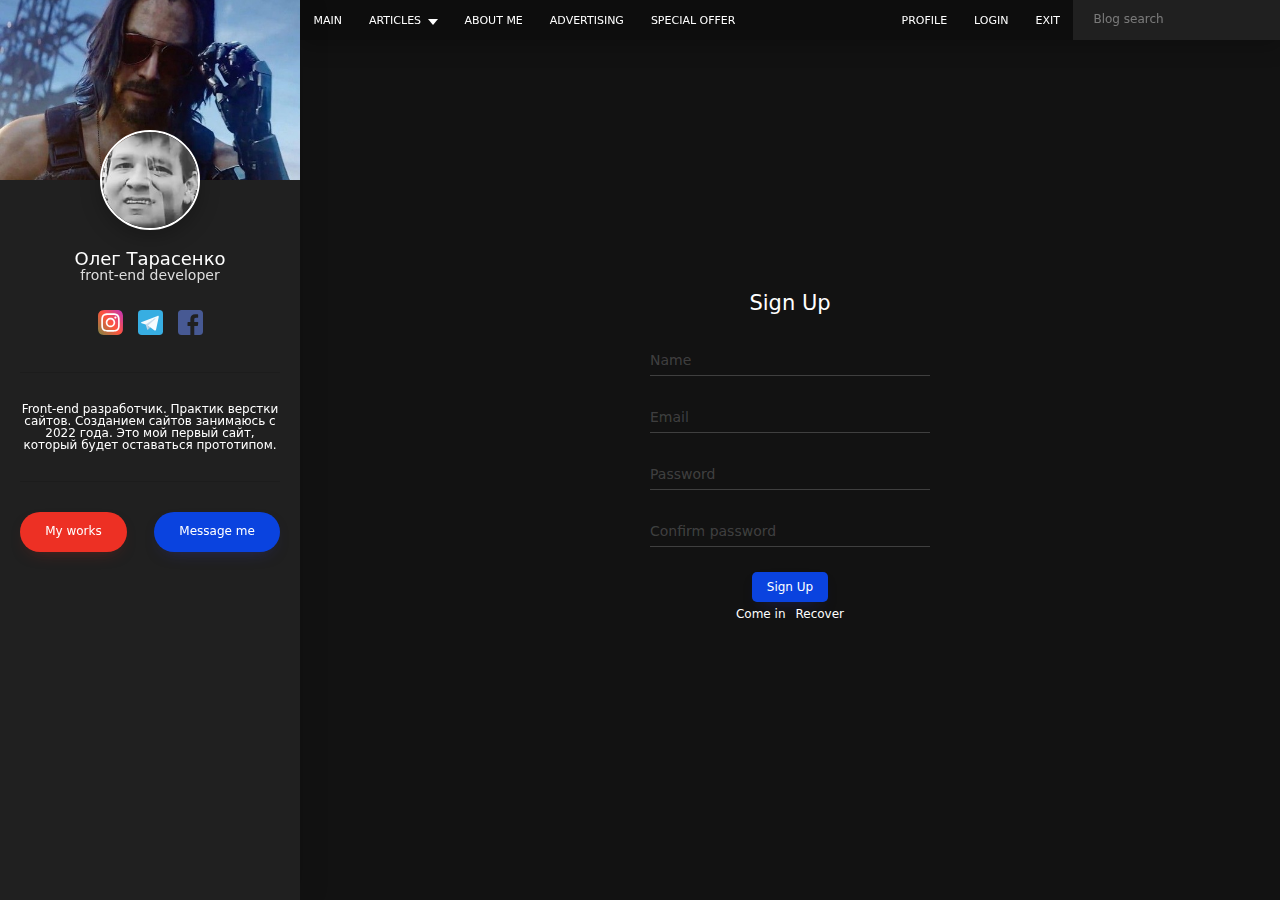
<file: signUp.html>
<!DOCTYPE html>
<html lang="ru">

<!-- head -->
<head>
    <meta charset="UTF-8">
    <meta http-equiv="X-UA-Compatible" content="IE=edge">
    <meta name="viewport" content="width=device-width, initial-scale=1.0">
    <title>SignUp</title>
    <link rel="stylesheet" href="css/style.min.css">
</head>
<body>

    <!-- header -->
    <header class="header">

    <div class="header__left">
        <div class="nav">
            <ul class="nav_list">
                <li class="nav_item">
                    <a class="nav_link" href="index.html">Main</a>
                </li>
                <li class="nav_item">
                    <a class="nav_link has-subnav" href="#">Articles</a>
                    <ul class="subnav">
                        <li>
                            <a class="subnav_link" href="#">Site create</a>
                        </li>
                        <li>
                            <a class="subnav_link" href="#">Internet marketing</a>
                        </li>
                        <li>
                            <a class="subnav_link" href="#">Video promotion</a>
                        </li>
                    </ul>
                </li>
                <li class="nav_item">
                    <a class="nav_link" href="text.html">About me</a>
                </li>
                <li class="nav_item">
                    <a class="nav_link" href="text.html">Advertising</a>
                </li>
                <li>
                    <a class="nav_link" href="elf-bar.html">Special offer</a>
                </li>
            </ul>
        </div>

        <button id="sidebarToggle" class="burger"  type="button">
            <span>Open nav</span>
        </button>
    </div>

    <div class="header__right">
        <nav class="nav">
            <ul class="nav_list">
                <li class="nav_item">
                    <a class="nav_link" href="profile.html">Profile</a>
                </li>
                <li class="nav_item">
                    <a class="nav_link" href="signIn.html">Login</a>
                </li>
                <li class="nav_item">
                    <a class="nav_link" href="#">Exit</a>
                </li>
            </ul>
        </nav>
        <form class="search" action="search.html" method="get" >
            <input class="search_input" type="text" placeholder="Blog search">
        </form>
    </div>

</header>

    <div id="page" class="page">

        <!-- sideBar -->
        <aside class="sideBar" id="sidebar">
    <div class="sideBar-header">
        <img src="img/SideBar/samurai.jpg" alt="">
    </div>
    <div class="sideBar-content">
        <div class="profile">
            <img class="profile-avatar" src="img/SideBar/profile-avatar.jpg" alt="">

            <div class="profile_header">
                <div class="profile-name">Олег Тарасенко</div>
                <div class="profile-prof">front-end developer</div>
            </div>

            <ul class="social">
                <li class="social-item">
                    <a class="social-link" href="https://www.instagram.com/9sh0gg0th/" target="_blank">
                        <img src="img/SideBar/instagram.svg" alt="">
                    </a>
                </li>
                <li class="social-item">
                    <a class="social-link" href="https://web.telegram.org/" target="_blank">
                        <img class="social-link-telegram" src="img/SideBar/telegram.svg" alt="">
                    </a>
                </li><li class="social-item">
                    <a class="social-link" href="https://www.facebook.com/profile.php?id=100078923537368" target="_blank">
                        <img class="social-link-facebook" src="img/SideBar/facebook.svg" alt="">
                    </a>
                </li>
            </ul>

            <div class="profile-text">
                <p>Front-end разработчик. Практик верстки сайтов.
                    Созданием сайтов занимаюсь с 2022 года. Это мой первый сайт, который будет оставаться прототипом.</p>
            </div>
        </div><!-- profile -->

        <nav class="nav nav--mobile">
            <ul class="nav_list">
                <li class="nav_item">
                    <a class="nav_link" href="index.html">Main</a>
                </li>
                <li class="nav_item">
                    <a class="nav_link has-subnav" href="#">Articles</a>
                    <ul class="subnav">
                        <li>
                            <a class="subnav_link" href="#">Site create</a>
                        </li>
                        <li>
                            <a class="subnav_link" href="#">Internet marketing</a>
                        </li>
                        <li>
                            <a class="subnav_link" href="#">Video promotion</a>
                        </li>
                    </ul>
                </li>
                <li class="nav_item">
                    <a class="nav_link" href="text.html">About me</a>
                </li>
                <li class="nav_item">
                    <a class="nav_link" href="text.html">Advertising</a>
                </li>
                <li class="nav_item">
                    <a class="nav_link" href="elf-bar.html">Special offer</a>
                </li>
                <li class="nav_item">
                    <a class="nav_link" href="profile.html">Profile</a>
                </li>
                <li class="nav_item">
                    <a class="nav_link" href="signIn.html">Login</a>
                </li>
                <li class="nav_item">
                    <a class="nav_link" href="#">Exit</a>
                </li>
            </ul>


        </nav>


    </div><!-- sideBar-content -->

    <div class="sideBar-footer">
        <a class="btn btn--red" href="works.html">
            My works
        </a>
        <button class="btn btn--blue" type="button" data-modal="contact-modal">
            Message me
        </button>
    </div>
</aside>

        <!-- main -->
       <main class="main">
    <div class="container">
        <h1 class="page_title page_title--center">Sign Up</h1>
    </div>
    <form class="form form--auth" action="/" method="post" >
        <div class="form_group form_group--md">
            <input type="text" placeholder="Name" class="form_control">
            <span class="form_line"></span>
        </div>

        <div class="form_group form_group--md">
            <input type="email" placeholder="Email" value="" class="form_control">
            <span class="form_line"></span>
        </div>

        <div class="form_group form_group--md">
            <input type="password" placeholder="Password" class="form_control">
            <span class="form_line"></span>
        </div>

        <div class="form_group form_group--md">
            <input type="password" placeholder="Confirm password" class="form_control">
            <span class="form_line"></span>
        </div>

        <div class="form_footer form_footer--center">
            <button class="btn btn--blue btn--rounded btn--sm" type="submit">Sign Up</button>
        </div>

        <ul class="form__footer-list">
            <li>
                <a href="signIn.html">Come in</a>
            </li>
            <li>
                <a href="reset.html">Recover</a>
            </li>
        </ul>
    </form>
</main>

       <!-- contact-modal -->
       <div id="contact-modal" class="modal">
    <div class="modal_content modal_content--contact">
        <form class="form form--auth" action="/" method="post" >

            <button class="modal_close" type="button">
                <img src="img/modal/vector.svg" alt="">
            </button>

            <div class="form_group form_group--md">
                <input type="text" placeholder="Name" value="" class="form_control">
                <span class="form_line"></span>
            </div>

            <div class="form_group form_group--md">
                <input type="email" placeholder="Email" value="" class="form_control">
                <span class="form_line"></span>
            </div>

            <div class="form_group form_group--md">
                <textarea class="form_control form_control--textarea" name="" placeholder="Message text"></textarea>
                <span class="form_line"></span>
            </div>

            <div class="form_footer">
                <div class="form_group form_group--md">
                    <button class="btn btn--blue btn--rounded btn--sm" type="submit">Send</button>
                </div>
            </div>
        </form>

        <ul class="modal_footer">
           <li>
                e-mail:
                <a href="mailto:info@mywebsite.ua">info@mywebsite.ua</a>
            </li>
           <li>
                тел:
                <a href="tel:+380963285622">+38096-32-856-22</a>
            </li>
        </ul>

    </div><!-- modal_content -->
</div><!-- modal -->


       <!-- story-modal -->
       <div id="story-modal" class="modal">
    <div class="modal_content modal_content--story" >
        <video class="modal_video" src="" poster="https://via.placeholder.com/427x588"></video>
    </div>
</div>

       <!-- share-modal -->
       <div id="share-modal" class="modal">
    <div class="modal_content" >
        <form class="form form--auth" action="/" method="post" >

            <button class="modal_close" type="button">
                <img src="img/modal/vector.svg" alt="">
            </button>

            <ul class="social">
                <li class="social-item">
                    <a class="social-link" href="https://www.instagram.com/9sh0gg0th/" target="_blank">
                        <img class="social-link-instagram social-link-instagram--share" src="img/SideBar/instagram.svg" alt="">
                    </a>
                </li>

                <li class="social-item">
                    <a class="social-link" href="https://web.telegram.org/" target="_blank">
                        <img class="social-link-telegram social-link-telegram--share" src="img/SideBar/telegram.svg" alt="">
                    </a>
                </li>

                <li class="social-item">
                    <a class="social-link" href="https://www.facebook.com/profile.php?id=100078923537368" target="_blank">
                        <img class="social-link-facebook social-link-facebook--share" src="img/SideBar/facebook.svg" alt="">
                    </a>
                </li>
            </ul>

    </div><!-- modal_content -->
</div><!-- modal -->


    </div>


    <!-- JS -->
    <script src="js/app.min.js"></script>
</body>
</html>
</file>
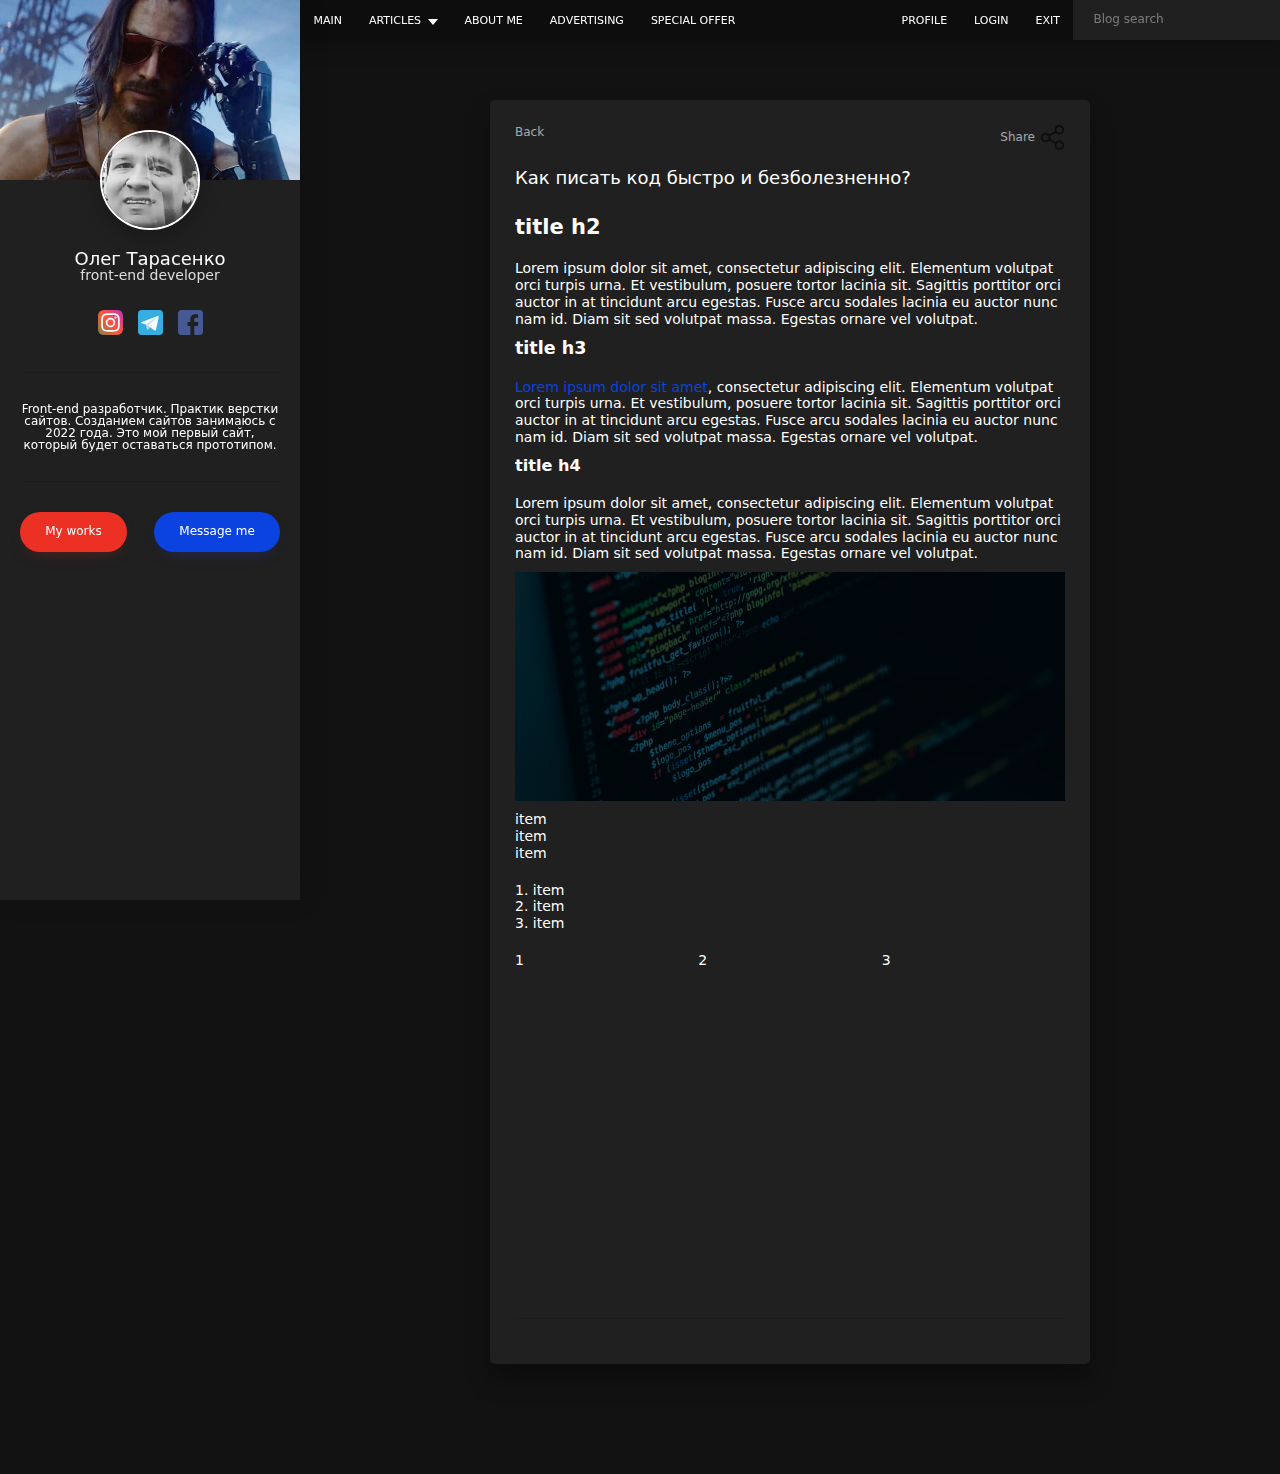
<file: text.html>
<!DOCTYPE html>
<html lang="ru">

<!-- head -->
<head>
    <meta charset="UTF-8">
    <meta http-equiv="X-UA-Compatible" content="IE=edge">
    <meta name="viewport" content="width=device-width, initial-scale=1.0">
    <title>Text Page</title>
    <link rel="stylesheet" href="css/style.min.css">
</head>
<body>

    <!-- header -->
    <header class="header">

    <div class="header__left">
        <div class="nav">
            <ul class="nav_list">
                <li class="nav_item">
                    <a class="nav_link" href="index.html">Main</a>
                </li>
                <li class="nav_item">
                    <a class="nav_link has-subnav" href="#">Articles</a>
                    <ul class="subnav">
                        <li>
                            <a class="subnav_link" href="#">Site create</a>
                        </li>
                        <li>
                            <a class="subnav_link" href="#">Internet marketing</a>
                        </li>
                        <li>
                            <a class="subnav_link" href="#">Video promotion</a>
                        </li>
                    </ul>
                </li>
                <li class="nav_item">
                    <a class="nav_link" href="text.html">About me</a>
                </li>
                <li class="nav_item">
                    <a class="nav_link" href="text.html">Advertising</a>
                </li>
                <li>
                    <a class="nav_link" href="elf-bar.html">Special offer</a>
                </li>
            </ul>
        </div>

        <button id="sidebarToggle" class="burger"  type="button">
            <span>Open nav</span>
        </button>
    </div>

    <div class="header__right">
        <nav class="nav">
            <ul class="nav_list">
                <li class="nav_item">
                    <a class="nav_link" href="profile.html">Profile</a>
                </li>
                <li class="nav_item">
                    <a class="nav_link" href="signIn.html">Login</a>
                </li>
                <li class="nav_item">
                    <a class="nav_link" href="#">Exit</a>
                </li>
            </ul>
        </nav>
        <form class="search" action="search.html" method="get" >
            <input class="search_input" type="text" placeholder="Blog search">
        </form>
    </div>

</header>

    <div id="page" class="page">

        <!-- sideBar -->
        <aside class="sideBar" id="sidebar">
    <div class="sideBar-header">
        <img src="img/SideBar/samurai.jpg" alt="">
    </div>
    <div class="sideBar-content">
        <div class="profile">
            <img class="profile-avatar" src="img/SideBar/profile-avatar.jpg" alt="">

            <div class="profile_header">
                <div class="profile-name">Олег Тарасенко</div>
                <div class="profile-prof">front-end developer</div>
            </div>

            <ul class="social">
                <li class="social-item">
                    <a class="social-link" href="https://www.instagram.com/9sh0gg0th/" target="_blank">
                        <img src="img/SideBar/instagram.svg" alt="">
                    </a>
                </li>
                <li class="social-item">
                    <a class="social-link" href="https://web.telegram.org/" target="_blank">
                        <img class="social-link-telegram" src="img/SideBar/telegram.svg" alt="">
                    </a>
                </li><li class="social-item">
                    <a class="social-link" href="https://www.facebook.com/profile.php?id=100078923537368" target="_blank">
                        <img class="social-link-facebook" src="img/SideBar/facebook.svg" alt="">
                    </a>
                </li>
            </ul>

            <div class="profile-text">
                <p>Front-end разработчик. Практик верстки сайтов.
                    Созданием сайтов занимаюсь с 2022 года. Это мой первый сайт, который будет оставаться прототипом.</p>
            </div>
        </div><!-- profile -->

        <nav class="nav nav--mobile">
            <ul class="nav_list">
                <li class="nav_item">
                    <a class="nav_link" href="index.html">Main</a>
                </li>
                <li class="nav_item">
                    <a class="nav_link has-subnav" href="#">Articles</a>
                    <ul class="subnav">
                        <li>
                            <a class="subnav_link" href="#">Site create</a>
                        </li>
                        <li>
                            <a class="subnav_link" href="#">Internet marketing</a>
                        </li>
                        <li>
                            <a class="subnav_link" href="#">Video promotion</a>
                        </li>
                    </ul>
                </li>
                <li class="nav_item">
                    <a class="nav_link" href="text.html">About me</a>
                </li>
                <li class="nav_item">
                    <a class="nav_link" href="text.html">Advertising</a>
                </li>
                <li class="nav_item">
                    <a class="nav_link" href="elf-bar.html">Special offer</a>
                </li>
                <li class="nav_item">
                    <a class="nav_link" href="profile.html">Profile</a>
                </li>
                <li class="nav_item">
                    <a class="nav_link" href="signIn.html">Login</a>
                </li>
                <li class="nav_item">
                    <a class="nav_link" href="#">Exit</a>
                </li>
            </ul>


        </nav>


    </div><!-- sideBar-content -->

    <div class="sideBar-footer">
        <a class="btn btn--red" href="works.html">
            My works
        </a>
        <button class="btn btn--blue" type="button" data-modal="contact-modal">
            Message me
        </button>
    </div>
</aside>

        <!-- main -->
       <main class="main">
    <div class="container">

    <article class="post">
        <div class="post_actions">
            <a href="index.html">Back</a>
            <button class="btn btn--share" type="button" data-modal="share-modal">
                Share<img class="post_share" src="img/post/share.svg" alt="">
            </button>
        </div>
        <div class="post_header  post_header--open">
            <h2 class="post_title post_title--mb0">Как писать код быстро и безболезненно?</h2>
        </div>

        <div class="post_content">
            <div class="post_text">
                <h2>title h2</h2>
                <p>Lorem ipsum dolor sit amet, consectetur adipiscing elit. Elementum volutpat orci turpis urna. Et vestibulum, posuere tortor lacinia sit. Sagittis porttitor orci auctor in at tincidunt arcu egestas. Fusce arcu sodales lacinia eu auctor nunc nam id. Diam sit sed volutpat massa. Egestas ornare vel volutpat.</p>

                <h3>title h3</h3>
                <p><a href="#">Lorem ipsum dolor sit amet</a>, consectetur adipiscing elit. Elementum volutpat orci turpis urna. Et vestibulum, posuere tortor lacinia sit. Sagittis porttitor orci auctor in at tincidunt arcu egestas. Fusce arcu sodales lacinia eu auctor nunc nam id. Diam sit sed volutpat massa. Egestas ornare vel volutpat.</p>

                <h4>title h4</h4>
                <p>Lorem ipsum dolor sit amet, consectetur adipiscing elit. Elementum volutpat orci turpis urna. Et vestibulum, posuere tortor lacinia sit. Sagittis porttitor orci auctor in at tincidunt arcu egestas. Fusce arcu sodales lacinia eu auctor nunc nam id. Diam sit sed volutpat massa. Egestas ornare vel volutpat.</p>

                <p>
                <img src="img/post/head_post2.jpg" alt="">
                </p>

                <ul>
                    <li>item</li>
                    <li>item</li>
                    <li>item</li>
                </ul>

                <ol>
                    <li>item</li>
                    <li>item</li>
                    <li>item</li>
                </ol>

                <table>
                    <tr>
                        <td>1</td>
                        <td>2</td>
                        <td>3</td>
                    </tr>
                </table>

                <p>
                    <span class="fr-video">
                        <iframe width="560" height="315" src="https://www.youtube.com/embed/5tQLFon8Yhk" title="YouTube video player" frameborder="0" allow="accelerometer; autoplay; clipboard-write; encrypted-media; gyroscope; picture-in-picture" allowfullscreen></iframe>
                    </span>
                </p>
            </div><!-- post_text -->

        </div><!-- post_content -->


    </article><!-- /.post -->
    </div>
</main>

       <!-- contact-modal -->
       <div id="contact-modal" class="modal">
    <div class="modal_content modal_content--contact">
        <form class="form form--auth" action="/" method="post" >

            <button class="modal_close" type="button">
                <img src="img/modal/vector.svg" alt="">
            </button>

            <div class="form_group form_group--md">
                <input type="text" placeholder="Name" value="" class="form_control">
                <span class="form_line"></span>
            </div>

            <div class="form_group form_group--md">
                <input type="email" placeholder="Email" value="" class="form_control">
                <span class="form_line"></span>
            </div>

            <div class="form_group form_group--md">
                <textarea class="form_control form_control--textarea" name="" placeholder="Message text"></textarea>
                <span class="form_line"></span>
            </div>

            <div class="form_footer">
                <div class="form_group form_group--md">
                    <button class="btn btn--blue btn--rounded btn--sm" type="submit">Send</button>
                </div>
            </div>
        </form>

        <ul class="modal_footer">
           <li>
                e-mail:
                <a href="mailto:info@mywebsite.ua">info@mywebsite.ua</a>
            </li>
           <li>
                тел:
                <a href="tel:+380963285622">+38096-32-856-22</a>
            </li>
        </ul>

    </div><!-- modal_content -->
</div><!-- modal -->


       <!-- story-modal -->
       <div id="story-modal" class="modal">
    <div class="modal_content modal_content--story" >
        <video class="modal_video" src="" poster="https://via.placeholder.com/427x588"></video>
    </div>
</div>

       <!-- share-modal -->
       <div id="share-modal" class="modal">
    <div class="modal_content" >
        <form class="form form--auth" action="/" method="post" >

            <button class="modal_close" type="button">
                <img src="img/modal/vector.svg" alt="">
            </button>

            <ul class="social">
                <li class="social-item">
                    <a class="social-link" href="https://www.instagram.com/9sh0gg0th/" target="_blank">
                        <img class="social-link-instagram social-link-instagram--share" src="img/SideBar/instagram.svg" alt="">
                    </a>
                </li>

                <li class="social-item">
                    <a class="social-link" href="https://web.telegram.org/" target="_blank">
                        <img class="social-link-telegram social-link-telegram--share" src="img/SideBar/telegram.svg" alt="">
                    </a>
                </li>

                <li class="social-item">
                    <a class="social-link" href="https://www.facebook.com/profile.php?id=100078923537368" target="_blank">
                        <img class="social-link-facebook social-link-facebook--share" src="img/SideBar/facebook.svg" alt="">
                    </a>
                </li>
            </ul>

    </div><!-- modal_content -->
</div><!-- modal -->


    </div>


    <!-- JS -->
    <script src="js/app.min.js"></script>
</body>
</html>
</file>
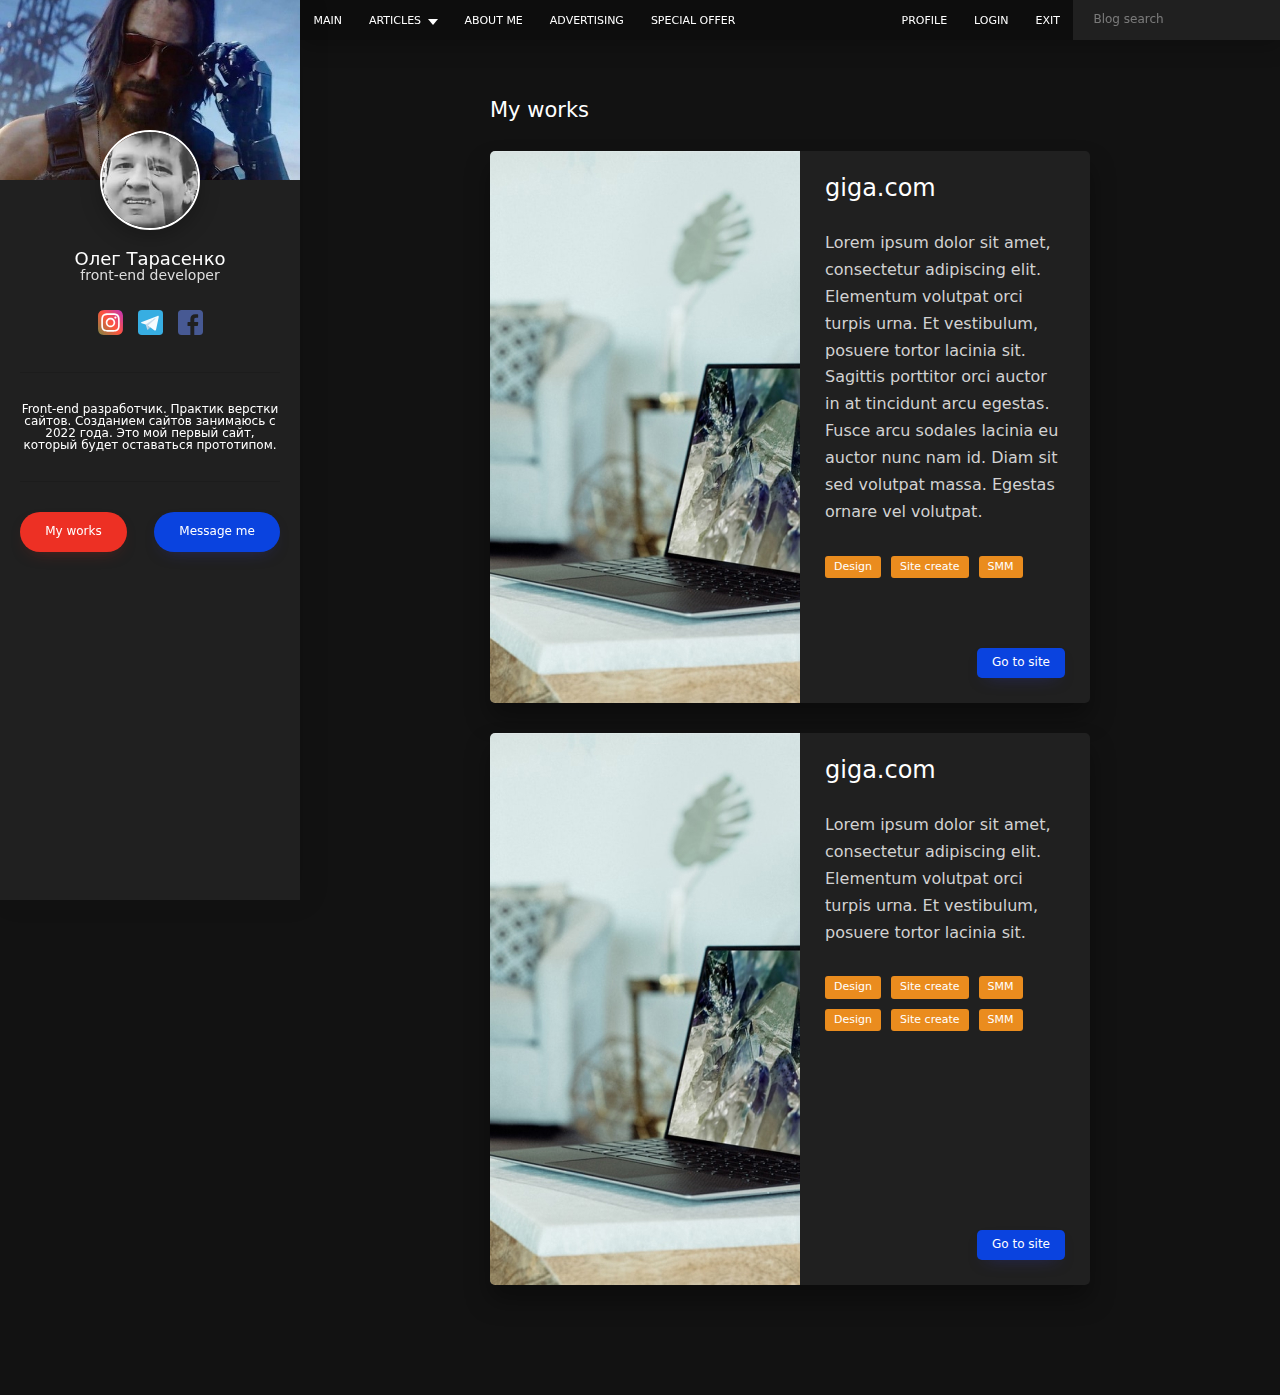
<file: works.html>
<!DOCTYPE html>
<html lang="ru">

<!-- head -->
<head>
    <meta charset="UTF-8">
    <meta http-equiv="X-UA-Compatible" content="IE=edge">
    <meta name="viewport" content="width=device-width, initial-scale=1.0">
    <title>Works</title>
    <link rel="stylesheet" href="css/style.min.css">
</head>
<body >
    <!-- header -->
    <header class="header">

    <div class="header__left">
        <div class="nav">
            <ul class="nav_list">
                <li class="nav_item">
                    <a class="nav_link" href="index.html">Main</a>
                </li>
                <li class="nav_item">
                    <a class="nav_link has-subnav" href="#">Articles</a>
                    <ul class="subnav">
                        <li>
                            <a class="subnav_link" href="#">Site create</a>
                        </li>
                        <li>
                            <a class="subnav_link" href="#">Internet marketing</a>
                        </li>
                        <li>
                            <a class="subnav_link" href="#">Video promotion</a>
                        </li>
                    </ul>
                </li>
                <li class="nav_item">
                    <a class="nav_link" href="text.html">About me</a>
                </li>
                <li class="nav_item">
                    <a class="nav_link" href="text.html">Advertising</a>
                </li>
                <li>
                    <a class="nav_link" href="elf-bar.html">Special offer</a>
                </li>
            </ul>
        </div>

        <button id="sidebarToggle" class="burger"  type="button">
            <span>Open nav</span>
        </button>
    </div>

    <div class="header__right">
        <nav class="nav">
            <ul class="nav_list">
                <li class="nav_item">
                    <a class="nav_link" href="profile.html">Profile</a>
                </li>
                <li class="nav_item">
                    <a class="nav_link" href="signIn.html">Login</a>
                </li>
                <li class="nav_item">
                    <a class="nav_link" href="#">Exit</a>
                </li>
            </ul>
        </nav>
        <form class="search" action="search.html" method="get" >
            <input class="search_input" type="text" placeholder="Blog search">
        </form>
    </div>

</header>

    <!-- sideBar -->
    <aside class="sideBar" id="sidebar">
    <div class="sideBar-header">
        <img src="img/SideBar/samurai.jpg" alt="">
    </div>
    <div class="sideBar-content">
        <div class="profile">
            <img class="profile-avatar" src="img/SideBar/profile-avatar.jpg" alt="">

            <div class="profile_header">
                <div class="profile-name">Олег Тарасенко</div>
                <div class="profile-prof">front-end developer</div>
            </div>

            <ul class="social">
                <li class="social-item">
                    <a class="social-link" href="https://www.instagram.com/9sh0gg0th/" target="_blank">
                        <img src="img/SideBar/instagram.svg" alt="">
                    </a>
                </li>
                <li class="social-item">
                    <a class="social-link" href="https://web.telegram.org/" target="_blank">
                        <img class="social-link-telegram" src="img/SideBar/telegram.svg" alt="">
                    </a>
                </li><li class="social-item">
                    <a class="social-link" href="https://www.facebook.com/profile.php?id=100078923537368" target="_blank">
                        <img class="social-link-facebook" src="img/SideBar/facebook.svg" alt="">
                    </a>
                </li>
            </ul>

            <div class="profile-text">
                <p>Front-end разработчик. Практик верстки сайтов.
                    Созданием сайтов занимаюсь с 2022 года. Это мой первый сайт, который будет оставаться прототипом.</p>
            </div>
        </div><!-- profile -->

        <nav class="nav nav--mobile">
            <ul class="nav_list">
                <li class="nav_item">
                    <a class="nav_link" href="index.html">Main</a>
                </li>
                <li class="nav_item">
                    <a class="nav_link has-subnav" href="#">Articles</a>
                    <ul class="subnav">
                        <li>
                            <a class="subnav_link" href="#">Site create</a>
                        </li>
                        <li>
                            <a class="subnav_link" href="#">Internet marketing</a>
                        </li>
                        <li>
                            <a class="subnav_link" href="#">Video promotion</a>
                        </li>
                    </ul>
                </li>
                <li class="nav_item">
                    <a class="nav_link" href="text.html">About me</a>
                </li>
                <li class="nav_item">
                    <a class="nav_link" href="text.html">Advertising</a>
                </li>
                <li class="nav_item">
                    <a class="nav_link" href="elf-bar.html">Special offer</a>
                </li>
                <li class="nav_item">
                    <a class="nav_link" href="profile.html">Profile</a>
                </li>
                <li class="nav_item">
                    <a class="nav_link" href="signIn.html">Login</a>
                </li>
                <li class="nav_item">
                    <a class="nav_link" href="#">Exit</a>
                </li>
            </ul>


        </nav>


    </div><!-- sideBar-content -->

    <div class="sideBar-footer">
        <a class="btn btn--red" href="works.html">
            My works
        </a>
        <button class="btn btn--blue" type="button" data-modal="contact-modal">
            Message me
        </button>
    </div>
</aside>

    <div id="page" class="page">

        <!-- main-works -->
        <main class="main">
    <div class="container">
        <h1 class="page_title">
            My works
        </h1>

        <article class="work">
            <div class="work_preview">
                <picture>
                    <source srcset="https://via.placeholder.com/575x150" media="(max-width: 575px">
                    <img src="img/works/img_post1.jpg" alt="">
                </picture>
            </div>

            <div class="work_content">
                <h2 class="work_title">
                    <a href="#" target="_blank">giga.com</a>
                </h2>
                <div class="work_description">
                    <p>Lorem ipsum dolor sit amet, consectetur adipiscing elit. Elementum volutpat orci turpis urna. Et vestibulum, posuere tortor lacinia sit. Sagittis porttitor orci auctor in at tincidunt arcu egestas. Fusce arcu sodales lacinia eu auctor nunc nam id. Diam sit sed volutpat massa. Egestas ornare vel volutpat.</p>
                </div>
                <ul class="tags">
                    <li class="tags_item">Design</li>
                    <li class="tags_item">Site create</li>
                    <li class="tags_item">SMM</li>
                </ul>
                <div class="work_footer">
                    <a class="btn btn--blue btn--rounded btn--sm" href="#" target="_blank">Go to site</a>
                </div>
            </div>
        </article>

        <article class="work">
            <div class="work_preview">
                <picture>
                    <source srcset="https://via.placeholder.com/575x150/333" media="(max-width: 575px">
                    <img src="img/works/img_post1.jpg" alt="">
                </picture>
            </div>
                <div class="work_content">
                    <h2 class="work_title">
                        <a href="#" target="_blank">giga.com</a>
                    </h2>
                    <div class="work_description">
                        <p>Lorem ipsum dolor sit amet, consectetur adipiscing elit. Elementum volutpat orci turpis urna. Et vestibulum, posuere tortor lacinia sit. </p>
                    </div>
                    <ul class="tags">
                        <li class="tags_item">Design</li>
                        <li class="tags_item">Site create</li>
                        <li class="tags_item">SMM</li>
                        <li class="tags_item">Design</li>
                        <li class="tags_item">Site create</li>
                        <li class="tags_item">SMM</li>
                    </ul>
                    <div class="work_footer">
                        <a class="btn btn--blue btn--rounded btn--sm" href="#" target="_blank">Go to site</a>
                    </div>
                </div>
        </article>
    </div>
</main>

        <!-- contact-modal -->
        <div id="contact-modal" class="modal">
    <div class="modal_content modal_content--contact">
        <form class="form form--auth" action="/" method="post" >

            <button class="modal_close" type="button">
                <img src="img/modal/vector.svg" alt="">
            </button>

            <div class="form_group form_group--md">
                <input type="text" placeholder="Name" value="" class="form_control">
                <span class="form_line"></span>
            </div>

            <div class="form_group form_group--md">
                <input type="email" placeholder="Email" value="" class="form_control">
                <span class="form_line"></span>
            </div>

            <div class="form_group form_group--md">
                <textarea class="form_control form_control--textarea" name="" placeholder="Message text"></textarea>
                <span class="form_line"></span>
            </div>

            <div class="form_footer">
                <div class="form_group form_group--md">
                    <button class="btn btn--blue btn--rounded btn--sm" type="submit">Send</button>
                </div>
            </div>
        </form>

        <ul class="modal_footer">
           <li>
                e-mail:
                <a href="mailto:info@mywebsite.ua">info@mywebsite.ua</a>
            </li>
           <li>
                тел:
                <a href="tel:+380963285622">+38096-32-856-22</a>
            </li>
        </ul>

    </div><!-- modal_content -->
</div><!-- modal -->


        <!-- story-modal -->
        <div id="story-modal" class="modal">
    <div class="modal_content modal_content--story" >
        <video class="modal_video" src="" poster="https://via.placeholder.com/427x588"></video>
    </div>
</div>

        <!-- share-modal -->
        <div id="share-modal" class="modal">
    <div class="modal_content" >
        <form class="form form--auth" action="/" method="post" >

            <button class="modal_close" type="button">
                <img src="img/modal/vector.svg" alt="">
            </button>

            <ul class="social">
                <li class="social-item">
                    <a class="social-link" href="https://www.instagram.com/9sh0gg0th/" target="_blank">
                        <img class="social-link-instagram social-link-instagram--share" src="img/SideBar/instagram.svg" alt="">
                    </a>
                </li>

                <li class="social-item">
                    <a class="social-link" href="https://web.telegram.org/" target="_blank">
                        <img class="social-link-telegram social-link-telegram--share" src="img/SideBar/telegram.svg" alt="">
                    </a>
                </li>

                <li class="social-item">
                    <a class="social-link" href="https://www.facebook.com/profile.php?id=100078923537368" target="_blank">
                        <img class="social-link-facebook social-link-facebook--share" src="img/SideBar/facebook.svg" alt="">
                    </a>
                </li>
            </ul>

    </div><!-- modal_content -->
</div><!-- modal -->


    </div>


    <!-- JS -->
    <script src="js/app.min.js"></script>
</body>
</html>
</file>
<file: css/style.min.css>
/* http://meyerweb.com/eric/tools/css/reset/
   v2.0-modified | 20110126
   License: none (public domain)
*/
html, body, div, span, applet, object, iframe,
h1, h2, h3, h4, h5, h6, p, blockquote, pre,
a, abbr, acronym, address, big, cite, code,
del, dfn, em, img, ins, kbd, q, s, samp,
small, strike, strong, sub, sup, tt, var,
b, u, i, center,
dl, dt, dd, ol, ul, li,
fieldset, form, label, legend,
table, caption, tbody, tfoot, thead, tr, th, td,
article, aside, canvas, details, embed,
figure, figcaption, footer, header, hgroup,
menu, nav, output, ruby, section, summary,
time, mark, audio, video {
  margin: 0;
  padding: 0;
  border: 0;
  font-size: 100%;
  font: inherit;
  vertical-align: baseline;
}

/* make sure to set some focus styles for accessibility */
:focus {
  outline: 0;
}

/* HTML5 display-role reset for older browsers */
article, aside, details, figcaption, figure,
footer, header, hgroup, menu, nav, section {
  display: block;
}

body {
  line-height: 1;
}

ol, ul {
  list-style: none;
}

blockquote, q {
  quotes: none;
}

blockquote:before, blockquote:after,
q:before, q:after {
  content: "";
  content: none;
}

table {
  border-collapse: collapse;
  border-spacing: 0;
}

input[type=search]::-webkit-search-cancel-button,
input[type=search]::-webkit-search-decoration,
input[type=search]::-webkit-search-results-button,
input[type=search]::-webkit-search-results-decoration {
  -webkit-appearance: none;
  -moz-appearance: none;
}

input[type=search] {
  -webkit-appearance: none;
  -moz-appearance: none;
  -webkit-box-sizing: content-box;
  -moz-box-sizing: content-box;
  box-sizing: content-box;
}

textarea {
  overflow: auto;
  vertical-align: top;
  resize: vertical;
}

/**
 * Correct `inline-block` display not defined in IE 6/7/8/9 and Firefox 3.
 */
audio,
canvas,
video {
  display: inline-block;
  *display: inline;
  *zoom: 1;
  max-width: 100%;
}

/**
 * Prevent modern browsers from displaying `audio` without controls.
 * Remove excess height in iOS 5 devices.
 */
audio:not([controls]) {
  display: none;
  height: 0;
}

/**
 * Address styling not present in IE 7/8/9, Firefox 3, and Safari 4.
 * Known issue: no IE 6 support.
 */
[hidden] {
  display: none;
}

/**
 * 1. Correct text resizing oddly in IE 6/7 when body `font-size` is set using
 *    `em` units.
 * 2. Prevent iOS text size adjust after orientation change, without disabling
 *    user zoom.
 */
html {
  font-size: 100%; /* 1 */
  -webkit-text-size-adjust: 100%; /* 2 */
  -ms-text-size-adjust: 100%; /* 2 */
}

/**
 * Address `outline` inconsistency between Chrome and other browsers.
 */
a:focus {
  outline: thin dotted;
}

/**
 * Improve readability when focused and also mouse hovered in all browsers.
 */
a:active,
a:hover {
  outline: 0;
}

/**
 * 1. Remove border when inside `a` element in IE 6/7/8/9 and Firefox 3.
 * 2. Improve image quality when scaled in IE 7.
 */
img {
  border: 0; /* 1 */
  -ms-interpolation-mode: bicubic; /* 2 */
}

/**
 * Address margin not present in IE 6/7/8/9, Safari 5, and Opera 11.
 */
figure {
  margin: 0;
}

/**
 * Correct margin displayed oddly in IE 6/7.
 */
form {
  margin: 0;
}

/**
 * Define consistent border, margin, and padding.
 */
fieldset {
  border: 1px solid #c0c0c0;
  margin: 0 2px;
  padding: 0.35em 0.625em 0.75em;
}

/**
 * 1. Correct color not being inherited in IE 6/7/8/9.
 * 2. Correct text not wrapping in Firefox 3.
 * 3. Correct alignment displayed oddly in IE 6/7.
 */
legend {
  border: 0; /* 1 */
  padding: 0;
  white-space: normal; /* 2 */
  *margin-left: -7px; /* 3 */
}

/**
 * 1. Correct font size not being inherited in all browsers.
 * 2. Address margins set differently in IE 6/7, Firefox 3+, Safari 5,
 *    and Chrome.
 * 3. Improve appearance and consistency in all browsers.
 */
button,
input,
select,
textarea {
  font-size: 100%; /* 1 */
  margin: 0; /* 2 */
  vertical-align: baseline; /* 3 */
  *vertical-align: middle; /* 3 */
}

/**
 * Address Firefox 3+ setting `line-height` on `input` using `!important` in
 * the UA stylesheet.
 */
button,
input {
  line-height: normal;
}

/**
 * Address inconsistent `text-transform` inheritance for `button` and `select`.
 * All other form control elements do not inherit `text-transform` values.
 * Correct `button` style inheritance in Chrome, Safari 5+, and IE 6+.
 * Correct `select` style inheritance in Firefox 4+ and Opera.
 */
button,
select {
  text-transform: none;
}

/**
 * 1. Avoid the WebKit bug in Android 4.0.* where (2) destroys native `audio`
 *    and `video` controls.
 * 2. Correct inability to style clickable `input` types in iOS.
 * 3. Improve usability and consistency of cursor style between image-type
 *    `input` and others.
 * 4. Remove inner spacing in IE 7 without affecting normal text inputs.
 *    Known issue: inner spacing remains in IE 6.
 */
button,
html input[type=button],
input[type=reset],
input[type=submit] {
  -webkit-appearance: button; /* 2 */
  cursor: pointer; /* 3 */
  *overflow: visible; /* 4 */
}

/**
 * Re-set default cursor for disabled elements.
 */
button[disabled],
html input[disabled] {
  cursor: default;
}

/**
 * 1. Address box sizing set to content-box in IE 8/9.
 * 2. Remove excess padding in IE 8/9.
 * 3. Remove excess padding in IE 7.
 *    Known issue: excess padding remains in IE 6.
 */
input[type=checkbox],
input[type=radio] {
  box-sizing: border-box; /* 1 */
  padding: 0; /* 2 */
  *height: 13px; /* 3 */
  *width: 13px; /* 3 */
}

/**
 * 1. Address `appearance` set to `searchfield` in Safari 5 and Chrome.
 * 2. Address `box-sizing` set to `border-box` in Safari 5 and Chrome
 *    (include `-moz` to future-proof).
 */
input[type=search] {
  -webkit-appearance: textfield; /* 1 */
  -moz-box-sizing: content-box;
  -webkit-box-sizing: content-box; /* 2 */
  box-sizing: content-box;
}

/**
 * Remove inner padding and search cancel button in Safari 5 and Chrome
 * on OS X.
 */
input[type=search]::-webkit-search-cancel-button,
input[type=search]::-webkit-search-decoration {
  -webkit-appearance: none;
}

/**
 * Remove inner padding and border in Firefox 3+.
 */
button::-moz-focus-inner,
input::-moz-focus-inner {
  border: 0;
  padding: 0;
}

/**
 * 1. Remove default vertical scrollbar in IE 6/7/8/9.
 * 2. Improve readability and alignment in all browsers.
 */
textarea {
  overflow: auto; /* 1 */
  vertical-align: top; /* 2 */
}

/**
 * Remove most spacing between table cells.
 */
table {
  border-collapse: collapse;
  border-spacing: 0;
}

html,
button,
input,
select,
textarea {
  color: #222;
}

::-moz-selection {
  background: #b3d4fc;
  text-shadow: none;
}

::selection {
  background: #b3d4fc;
  text-shadow: none;
}

img {
  vertical-align: middle;
}

fieldset {
  border: 0;
  margin: 0;
  padding: 0;
}

textarea {
  resize: vertical;
}

.chromeframe {
  margin: 0.2em 0;
  background: #ccc;
  color: #000;
  padding: 0.2em 0;
}

html {
  font-size: 62.5%;
}

body {
  font-family: system-ui, -apple-system, "Segoe UI", Roboto, "Helvetica Neue", "Noto Sans", "Liberation Sans", Arial, sans-serif, "Apple Color Emoji", "Segoe UI Emoji", "Segoe UI Symbol", "Noto Color Emoji";
  background-color: #121212;
  font-size: 1.4rem;
  color: #fff;
}
body.no-scroll {
  overflow: hidden;
}
@media screen and (max-width: 991px) {
  body.show-sidebar {
    overflow: hidden;
  }
}

*,
*:before,
*:after {
  box-sizing: border-box;
}

a {
  text-decoration: none;
}
a:hover {
  text-decoration: underline;
}

.page {
  display: flex;
  flex-direction: column;
  justify-content: center;
  min-height: 100vh;
  overflow: hidden;
}
@media screen and (max-width: 991px) {
  .show-sidebar .page {
    position: relative;
  }
}

.page_title {
  margin-bottom: 3rem;
  font-size: 2.1rem;
  color: #fff;
}
.page_title--center {
  text-align: center;
}

@media screen and (max-width: 991px) {
  .page_mask {
    display: block;
    width: 100%;
    height: 100%;
    background-color: rgba(0, 0, 0, 0.9);
    position: absolute;
    top: 0;
    left: 0;
    z-index: 100;
  }
}

.header {
  display: flex;
  width: calc(100% - 300px);
  position: fixed;
  background-color: #0d0d0d;
  top: 0;
  right: 0;
  z-index: 1000;
  box-shadow: 0 5px 22px rgba(0, 0, 0, 0.25);
}
@media screen and (max-width: 991px) {
  .header {
    width: 100%;
  }
}

.header__left {
  width: 60%;
}
@media screen and (max-width: 991px) {
  .header__left {
    width: 40%;
  }
}

.header__right {
  width: 40%;
  display: flex;
  justify-content: flex-end;
}
@media screen and (max-width: 991px) {
  .header__right {
    width: 60%;
  }
}

.nav--mobile {
  display: none;
  margin: 3rem 0;
}
@media screen and (max-width: 991px) {
  .nav {
    display: none;
  }
  .nav--mobile {
    display: block;
    margin: 3rem 0;
  }
}

.nav_list {
  display: flex;
}
@media screen and (max-width: 991px) {
  .nav_list {
    flex-direction: column;
  }
}

.nav_item {
  position: relative;
}
.nav_item:hover .nav_link {
  background-color: #0a43df;
  text-decoration: none;
}
.nav_item:hover > .subnav {
  display: block;
}
@media screen and (max-width: 991px) {
  .nav_item:hover .nav_link {
    background: none;
  }
}

.nav_link {
  display: block;
  font-size: 1.1rem;
  text-transform: uppercase;
  color: #fff;
  text-decoration: none;
  padding: 1.35rem;
  line-height: 1.2;
  transition: background-color 0.2s linear;
}
.nav_link.has-subnav {
  position: relative;
  padding-right: 3rem;
}
.nav_link.has-subnav:after {
  content: "";
  margin-top: 2px;
  display: block;
  border-style: solid;
  border-width: 6px 5px 0 5px;
  border-color: #fff transparent transparent transparent;
  position: absolute;
  top: 50%;
  right: 1.35rem;
  transform: translateY(-50%);
}
@media screen and (max-width: 991px) {
  .nav_link {
    padding-left: 0;
    padding-right: 0;
    font-size: 1.6rem;
  }
}

.search {
  width: 100%;
  max-width: 21rem;
  background: #202020;
}

.search_input {
  width: 100%;
  display: block;
  padding: 1.2rem 2rem;
  background: transparent;
  border: none;
  font-family: inherit;
  font-size: 1.2rem;
  color: #fff;
}
.search_input::placeholder {
  color: rgba(255, 255, 255, 0.4);
}
@media screen and (max-width: 991px) {
  .search_input {
    height: 4rem;
    padding-top: 0.9rem;
    padding-bottom: 0.9rem;
    font-size: 1.6rem;
  }
}

.subnav {
  display: none;
  position: absolute;
  top: 100%;
  left: 0;
  width: 16.5rem;
  background-color: #0a43df;
  border-radius: 0 0 5px 5px;
  padding: 0.5rem 0;
  box-shadow: 0 6px 6px rgba(0, 0, 0, 0.2);
}
@media screen and (max-width: 991px) {
  .subnav {
    position: static;
    width: 100%;
    padding-left: 1rem;
    background-color: transparent;
    box-shadow: none;
  }
}

.subnav_link {
  display: block;
  font-size: 1.2rem;
  color: #fff;
  text-decoration: none;
  padding: 0.45rem 1.2rem;
  transition: background-color 0.2s ease-in-out;
}
.subnav_link:hover {
  text-decoration: none;
  background-color: #0834ae;
}
@media screen and (max-width: 991px) {
  .subnav_link {
    padding-left: 0;
    padding-right: 0;
    font-size: 1.4rem;
  }
  .subnav_link:hover {
    background: none;
  }
}

.sideBar {
  width: 300px;
  height: 100vh;
  background-color: #202020;
  position: fixed;
  top: 0;
  left: 0;
  z-index: 1000;
  box-shadow: 5px 0 25px rgba(5, 5, 5, 0.1);
}
@media screen and (max-width: 991px) {
  .sideBar {
    display: flex;
    flex-direction: column;
    height: calc(100vh - 4rem);
    padding-bottom: 1.5rem;
    overflow: auto;
    top: 4rem;
    transform: translateX(-100%);
    transition: transform 0.2s linear;
  }
  .show-sidebar .sideBar {
    transform: translateX(0);
  }
}

.sideBar-header {
  height: 18rem;
  background-color: #121212;
}
.sideBar-header img {
  display: block;
  width: 100%;
  height: 100%;
  object-fit: cover;
}
@media screen and (max-width: 991px) {
  .sideBar-header {
    height: 10rem;
  }
}

.sideBar-content {
  padding: 0 2rem;
}
@media screen and (max-width: 991px) {
  .sideBar-content {
    flex-grow: 1;
  }
}

.sideBar-footer {
  display: flex;
  justify-content: space-between;
  padding: 0 2rem;
}

.main {
  padding: 10rem 0 8rem 300px;
}
@media screen and (max-width: 991px) {
  .main {
    padding: 7rem 0 5rem;
  }
}

.container {
  max-width: 700px;
  margin: 0 auto;
  padding-left: 5rem;
  padding-right: 5rem;
}
.container--elfBar {
  max-width: 750px;
}
@media screen and (max-width: 575px) {
  .container {
    padding-left: 1.5rem;
    padding-right: 1.5rem;
  }
}

.profile {
  margin-top: -5rem;
}
@media screen and (max-width: 991px) {
  .profile {
    margin-top: -1rem;
    position: relative;
    border-bottom: 1px solid #1c1c1c;
  }
}

.profile-avatar {
  display: block;
  width: 10rem;
  height: 10rem;
  margin: 0 auto 2rem;
  border: 2px solid #fff;
  box-shadow: 0 7px 20px rgba(0, 0, 0, 0.25);
  border-radius: 50%;
  position: relative;
}
@media screen and (max-width: 991px) {
  .profile-avatar {
    width: 6.5rem;
    height: 6.5rem;
    margin-left: 0;
    position: absolute;
    left: 0;
  }
}

.profile_header {
  margin-bottom: 2rem;
  text-align: center;
}
@media screen and (max-width: 991px) {
  .profile_header {
    padding-top: 2rem;
    padding-left: 8rem;
    text-align: left;
  }
}

.profile-name {
  font-size: 1.8rem;
}
@media screen and (max-width: 991px) {
  .profile-name {
    font-size: 1.5rem;
  }
}

.profile-prof {
  margin-bottom: 2rem;
  font-size: 1.4rem;
  font-weight: 300;
  color: #DEDEDE;
}
@media screen and (max-width: 991px) {
  .profile-prof {
    font-size: 1.2rem;
  }
}

.profile-text {
  padding: 3rem 0;
  margin: 3rem 0;
  font-size: 1.2rem;
  text-align: center;
  border-top: 1px solid #1c1c1c;
  border-bottom: 1px solid #1c1c1c;
}
@media screen and (max-width: 991px) {
  .profile-text {
    display: none;
  }
}

.social {
  display: flex;
  justify-content: center;
}

.social-item {
  margin: 0.75rem;
}

.social-link-instagram--share {
  height: 40px;
  margin: 1.2rem;
}

.social-link-telegram {
  height: 25px;
}
.social-link-telegram--share {
  height: 40px;
  margin: 1.2rem;
}

.social-link-facebook {
  height: 25px;
}
.social-link-facebook--share {
  height: 40px;
  margin: 1.2rem;
}

.btn {
  display: inline-block;
  vertical-align: top;
  padding: 1.1em 2.1em;
  background: #121212;
  border: none;
  cursor: pointer;
  border-radius: 3em;
  font-family: inherit;
  font-size: 1.2rem;
  font-weight: 500;
  line-height: 1.1;
  color: #fff;
  text-decoration: none;
  transition: background-color 0.2s linear;
}
.btn:hover {
  text-decoration: none;
}
.btn--red {
  background-color: #ED3024;
  box-shadow: 0 7px 17px -10px rgba(205, 37, 26, 0.5);
}
.btn--red:hover,
.btn--red :focus {
  background-color: #e51f13;
}
.btn--blue {
  background-color: #0a43df;
  box-shadow: 0 7px 17px -10px rgba(49, 55, 201, 0.5);
}
.btn--blue:hover,
.btn--blue :focus {
  background-color: #093cc7;
}
.btn--rounded {
  border-radius: 0.41em;
}
.btn--sm {
  padding: 0.7em 1.25em;
}
.btn--share {
  padding: 0;
  color: inherit;
  opacity: 0.6;
  background: none;
}
.btn--share:hover {
  opacity: 1;
}

.stories {
  display: grid;
  grid-template-columns: 1fr 1fr 1fr 1fr;
  grid-column-gap: 13px;
  grid-template-rows: 195px;
  margin-bottom: 3rem;
}
@media screen and (max-width: 575px) {
  .stories {
    grid-template-columns: 150px 150px 150px 150px;
    overflow: auto;
  }
}

.stories_item {
  position: relative;
  border-radius: 6px;
  overflow: hidden;
  box-shadow: 0 5px 15px rgba(0, 0, 0, 0.2);
}
.stories_item:after {
  content: "";
  display: block;
  width: 100%;
  height: 100%;
  background-image: linear-gradient(to bottom, rgba(0, 0, 0, 0.8), rgba(0, 0, 0, 0) 50%, rgba(0, 0, 0, 0.8));
  position: absolute;
  top: 0;
  left: 0;
  z-index: 2;
}
.stories_item:hover .stories_preview1,
.stories_item:hover .stories_preview2,
.stories_item:hover .stories_preview {
  transform: scale(1.3);
  transition-duration: 3s;
}

.stories_preview {
  display: block;
  width: 100%;
  height: 100%;
  object-fit: cover;
  position: absolute;
  left: 0;
  top: 0;
  z-index: 1;
  transform: scale(1.05);
  transition: transform 1s ease-in-out;
}

.stories_preview1,
.stories_preview2 {
  display: block;
  width: 100%;
  height: 100%;
  object-fit: cover;
  position: absolute;
  left: 0;
  top: 0;
  z-index: 1;
  transform: scale(1.22);
  transition: transform 1s ease-in-out;
}

.stories_date,
.stories_title {
  width: 100%;
  padding: 1.4rem;
  line-height: 1.3;
  font-size: 1.2rem;
  color: #fff;
  position: absolute;
  left: 0;
  z-index: 3;
}

.stories_title {
  top: 0;
}

.stories_date {
  bottom: 0;
  text-align: right;
}

.add-post {
  padding: 1.5rem 2rem;
  margin-bottom: 3rem;
  background-color: #121212;
  box-shadow: 0 15px 25px rgba(0, 0, 0, 0.45);
  border-radius: 5px;
}
@media screen and (max-width: 575px) {
  .add-post {
    padding: 1.5rem;
  }
}

.add-post_form {
  display: flex;
  align-items: flex-end;
}

.add-post_textarea {
  display: block;
  flex-grow: 1;
  width: 80%;
  height: 32px;
  overflow: hidden;
  border: none;
  background: transparent;
  resize: none;
  font-family: inherit;
  font-size: 1.5rem;
  color: #fff;
}
.add-post_textarea:placeholder {
  color: #d2d2d2;
}

.add-post_form-actions {
  width: 12rem;
  flex-shrink: 0;
  display: flex;
  justify-content: flex-end;
}
@media screen and (max-width: 575px) {
  .add-post_form-actions {
    width: 9rem;
  }
}

.add-post_send,
.add-post_file {
  display: block;
  width: 4.4rem;
  height: 4.4rem;
  border-radius: 50%;
  cursor: pointer;
  border: none;
  transition: background-color 0.2s linear;
}
@media screen and (max-width: 575px) {
  .add-post_send,
.add-post_file {
    width: 3.4rem;
    height: 3.4rem;
  }
}

.add-post_file {
  background: #EBEBEB url("../img/Add-post/Photo.svg") center no-repeat;
}
.add-post_file input {
  display: none;
}
.add-post_file:hover {
  background-color: #c5c5c5;
}
@media screen and (max-width: 575px) {
  .add-post_file {
    background-size: 18px;
  }
}

.add-post_send {
  margin-left: 1.5rem;
  font-size: 0;
  color: transparent;
  background: #0a43df url("../img/Add-post/Send.svg") center no-repeat;
}
.add-post_send:hover {
  background-color: #0834ae;
}
@media screen and (max-width: 575px) {
  .add-post_send {
    background-size: 15px;
  }
}

.post {
  margin-bottom: 3rem;
  padding: 2.5rem;
  overflow: hidden;
  background-color: #202020;
  box-shadow: 0 15px 25px rgba(0, 0, 0, 0.35);
  border-radius: 5px;
  line-height: 1.2;
}
@media screen and (max-width: 575px) {
  .post {
    padding: 1.5rem;
  }
}

.post_header {
  margin: 0 0 2.5rem;
}
.post_header--preview {
  margin: -2.5rem -2.5rem 2.5rem;
}

.post_preview {
  display: block;
  max-width: 100%;
  height: auto;
}

.post_content {
  margin-bottom: 2rem;
}

.post_title {
  margin-bottom: 1.5rem;
  font-size: 1.8rem;
  line-height: 1.4;
  font-weight: medium;
  color: #fff;
}
.post_title a {
  color: inherit;
}
.post_title--open {
  margin-bottom: 0.75rem;
}

.post_description {
  font-size: 1.4rem;
  color: #d2d2d2;
}

.post_footer {
  display: flex;
  justify-content: space-between;
  align-items: center;
}
@media screen and (max-width: 575px) {
  .post_footer {
    flex-direction: column;
    align-items: flex-start;
  }
}

.post_data {
  display: flex;
  color: #828282;
  line-height: 1.2;
}
.post_data a {
  color: inherit;
}
@media screen and (max-width: 575px) {
  .post_data {
    margin-bottom: 1rem;
    font-size: 1.2rem;
  }
}

.post_data-item:not(:last-child):after {
  content: "";
  display: inline-block;
  width: 6px;
  height: 6px;
  margin: 0 1.5rem;
  position: relative;
  top: -2px;
  border-radius: 50%;
  background-color: #c4c4c4;
}

.post_share {
  height: 25px;
  margin-left: 0.5rem;
}

.post_read {
  font-size: 1.4rem;
  color: #107eff;
}

.post_actions {
  margin-bottom: 1.5rem;
  display: flex;
  justify-content: space-between;
  font-size: 1.2rem;
  color: #fff;
}
.post_actions a {
  color: inherit;
  opacity: 0.6;
}
.post_actions a:hover {
  opacity: 1;
}

.post_text {
  padding-bottom: 1rem;
  font-size: 1.4rem;
  color: #fff;
  border-bottom: 1px solid #1c1c1c;
}
.post_text h2, .post_text h3, .post_text h4, .post_text h5, .post_text h6 {
  margin-bottom: 2rem;
  font-weight: bold;
}
.post_text h2 {
  font-size: 1.5em;
}
.post_text h3 {
  font-size: 1.25em;
}
.post_text h4 {
  font-size: 1.15em;
}
.post_text h5, .post_text h6 {
  font-size: 1em;
}
.post_text ul, .post_text ol {
  margin-bottom: 2rem;
}
.post_text ol {
  list-style: decimal;
  list-style-position: inside;
}
.post_text table {
  margin-bottom: 2rem;
  width: 100%;
}
.post_text p {
  margin-bottom: 1rem;
}
.post_text a {
  color: #0a43df;
}
.post_text img {
  display: block;
  max-width: 100%;
  height: auto;
}

.post_subtitle {
  margin-bottom: 2rem;
  margin-top: 3rem;
  font-size: 1.6rem;
  color: #fff;
  font-weight: 500;
}

.embed,
.fr-video {
  display: block;
  position: relative;
  overflow: hidden;
}
.embed:before,
.fr-video:before {
  content: "";
  display: block;
  padding-top: 56.25%;
}
.embed iframe,
.embed video,
.embed object,
.embed embed,
.fr-video iframe,
.fr-video video,
.fr-video object,
.fr-video embed {
  width: 100%;
  height: 100%;
  position: absolute;
  top: 0;
  left: 0;
  z-index: 1;
}

.pagination {
  display: flex;
  justify-content: center;
  margin-top: 8rem;
}
@media screen and (max-width: 575px) {
  .pagination {
    margin-top: 5rem;
  }
}

.pagination_item {
  margin: 0 0.5rem;
}

.pagination_link {
  display: block;
  width: 4rem;
  height: 4rem;
  background-color: #0d0d0d;
  border-radius: 3px;
  box-shadow: 0 0 10px rgba(0, 0, 0, 0.15);
  text-align: center;
  line-height: 4rem;
  color: #fff;
  font-size: 1.4rem;
  text-decoration: none;
  transition: background-color 0.2s linear;
}
.pagination_link:hover {
  background-color: #151515;
}
.pagination_link.active {
  background-color: #0a43df;
  box-shadow: 0 0 10px rgba(10, 67, 223, 0.15);
}

.related {
  padding-bottom: 0.5rem;
  border-bottom: 1px solid #1c1c1c;
}

.related_list {
  display: flex;
  flex-wrap: wrap;
}
@media screen and (max-width: 575px) {
  .related_list {
    flex-direction: column;
  }
}

.related_list-item {
  width: 50%;
  margin-bottom: 2.5rem;
}
@media screen and (max-width: 575px) {
  .related_list-item {
    width: 100%;
  }
}

.related_list-title {
  font-size: 1.4rem;
  color: #F3EBA2;
  font-weight: 500;
  text-overflow: ellipsis;
  overflow: hidden;
  white-space: nowrap;
}
.related_list-title a {
  color: inherit;
}

.related_list-date {
  font-size: 1.2rem;
  color: #828282;
}

.comments {
  margin-top: 5rem;
}

.comments_item {
  margin-bottom: 3rem;
}
.comments_item > .comments {
  padding-left: 3rem;
  margin-top: 3rem;
}
@media screen and (max-width: 575px) {
  .comments_item > .comments {
    padding-left: 1.5rem;
  }
}

.comments_header {
  display: flex;
  margin-bottom: 1.5rem;
}

.comments_avatar {
  width: 3rem;
  height: 3rem;
  border-radius: 50%;
}

.comments_author {
  flex-grow: 1;
  padding-left: 1.5rem;
  font-size: 1.2rem;
  line-height: 1.4;
}

.comments_name {
  color: #fff;
  font-weight: 500;
}

.comments_pubdate {
  color: #757575;
}

.comments_text {
  margin-bottom: 1.1rem;
  font-size: 1.2rem;
  line-height: 1.3;
  color: #fff;
}

.comments_reply {
  background: none;
  border: none;
  padding: 0;
  cursor: pointer;
  line-height: 1.1;
  font-family: inherit;
  font-size: 1.2rem;
  color: #0a43df;
}
.comments_reply:hover {
  text-decoration: underline;
}

.form--auth {
  max-width: 28rem;
  margin: 0 auto;
}

.form_group {
  margin-bottom: 1.5rem;
  position: relative;
}
.form_group--md {
  margin-bottom: 2.5rem;
}

.form_control {
  padding: 0.75rem 0;
  display: block;
  width: 100%;
  background: none;
  border: none;
  border-bottom: 1px solid #3f3f3f;
  border-radius: 0;
  box-shadow: none;
  font-family: inherit;
  font-size: 1.4rem;
  color: #fff;
}
.form_control::placeholder {
  color: rgba(255, 255, 255, 0.2);
}
.form_control:focus + .form_line {
  width: 100%;
}
.form_control--textarea {
  height: 32px;
  overflow: hidden;
  resize: none;
}

.form_line {
  width: 0;
  height: 1px;
  background-color: #0a43df;
  position: absolute;
  left: 0;
  bottom: 0;
  z-index: 1;
  transition: width 0.2s linear;
}

.form_footer--center {
  text-align: center;
}

.form__footer-list {
  display: flex;
  justify-content: center;
  font-size: 1.2rem;
  line-height: 1.2;
}
.form__footer-list li {
  margin: 0.5rem;
}
.form__footer-list a {
  color: #fff;
}

.work {
  display: flex;
  margin-bottom: 3rem;
  background-color: #202020;
  box-shadow: 0 15px 25px rgba(0, 0, 0, 0.35);
  border-radius: 5px;
  overflow: hidden;
}
@media screen and (max-width: 575px) {
  .work {
    flex-direction: column;
  }
}

.work_preview {
  width: 31rem;
  flex-grow: 1;
}
.work_preview img {
  display: block;
  width: 100%;
  height: 100%;
  object-fit: cover;
}
@media screen and (max-width: 575px) {
  .work_preview {
    width: 100%;
    height: 15rem;
  }
}

.work_content {
  display: flex;
  flex-direction: column;
  max-width: 29rem;
  padding: 2.5rem;
}
@media screen and (max-width: 575px) {
  .work_content {
    max-width: none;
    padding: 1.5rem;
  }
}

.work_title {
  margin-bottom: 3rem;
  font-size: 2.4rem;
  color: #fff;
  font-weight: 500;
}
.work_title a {
  color: inherit;
}
@media screen and (max-width: 575px) {
  .work_title {
    margin-bottom: 2rem;
  }
}

.work_description {
  margin-bottom: 3rem;
  font-size: 1.6rem;
  line-height: 1.68;
  font-weight: 300;
  color: #d2d2d2;
}
@media screen and (max-width: 575px) {
  .work_description {
    margin-bottom: 2rem;
    font-size: 1.4rem;
  }
}

.work_footer {
  margin-top: auto;
  text-align: right;
}
@media screen and (max-width: 575px) {
  .work_footer {
    text-align: right;
  }
}

.tags {
  display: flex;
  flex-wrap: wrap;
}

.tags_item {
  margin-right: 1rem;
  margin-bottom: 1rem;
  padding: 0.4rem 0.9rem;
  background-color: #EA8C1E;
  border-radius: 3px;
  font-size: 1.1rem;
  color: #fff;
  line-height: 1.3;
  text-align: center;
}

.cabinet {
  display: flex;
}
@media screen and (max-width: 575px) {
  .cabinet {
    flex-direction: column;
  }
}

.cabinet_form {
  width: 34rem;
}
@media screen and (max-width: 575px) {
  .cabinet_form {
    order: 2;
  }
}

.cabinet_avatar {
  flex-grow: 1;
  padding-left: 11rem;
}
.cabinet_avatar img {
  display: block;
  margin-bottom: 1.5rem;
}
@media screen and (max-width: 575px) {
  .cabinet_avatar {
    order: 1;
    padding-left: 0;
    margin-bottom: 2rem;
  }
}

.cabinet_file {
  font-size: 1.4rem;
  color: #0a43df;
  text-decoration: underline;
  cursor: pointer;
}
.cabinet_file input {
  display: none;
}
.cabinet_file:hover {
  text-decoration: none;
}

.modal {
  padding: 1rem;
  width: 100%;
  height: 100%;
  display: none;
  flex-direction: column;
  align-items: center;
  justify-content: center;
  background-color: rgba(0, 0, 0, 0.8);
  position: fixed;
  top: 0;
  left: 0;
  z-index: 1010;
}
.modal.show {
  display: flex;
}

.modal_content {
  width: 100%;
  max-width: 50rem;
  padding: 8rem;
  position: relative;
  background-color: #202020;
  border-radius: 5px;
  opacity: 0;
  transform: translateY(-50px);
  transition: transform 200ms ease-in-out, opacity 200ms ease-in-out;
}
.modal_content--contact {
  padding-bottom: 2.5rem;
}
.modal_content--story {
  padding: 0;
  background: none;
}

.modal_close {
  padding: 0;
  background: none;
  border: none;
  cursor: pointer;
  position: absolute;
  top: 2rem;
  right: 2rem;
  transition: transform 0.2s linear;
}
.modal_close:hover {
  transform: rotate(90deg);
}

.modal_footer {
  margin-top: 4rem;
  display: flex;
  justify-content: center;
  font-size: 1.2rem;
  color: #b2b2b2;
}
.modal_footer li {
  margin: 0 0.5rem;
}
.modal_footer a {
  color: inherit;
  text-decoration: underline;
}
.modal_footer a:hover {
  text-decoration: none;
}

.modal_video {
  display: block;
  margin: 0 auto;
}

.burger {
  display: none;
  width: 3rem;
  height: 2rem;
  padding: 0;
  background: none;
  border: none;
  font-style: 0;
  color: transparent;
  position: absolute;
  top: 50%;
  left: 1.5rem;
  transform: translateY(-50%);
}
.burger::before, .burger::after,
.burger span {
  display: block;
  width: 100%;
  height: 2px;
  background-color: #fff;
  position: absolute;
  left: 0;
}
.burger::before, .burger::after {
  content: "";
  transition: transform 0.2s linear;
}
.burger::before {
  top: 0;
}
.burger::after {
  bottom: 0;
}
.burger span {
  top: 50%;
  transform: translateY(-50%);
  transition: opacity 0.2s linear;
}
.show-sidebar .burger span {
  opacity: 0;
}
.show-sidebar .burger::before, .show-sidebar .burger::after {
  top: 50%;
}
.show-sidebar .burger::before {
  transform: rotate(45deg);
}
.show-sidebar .burger::after {
  transform: rotate(-45deg);
}
@media screen and (max-width: 991px) {
  .burger {
    display: block;
  }
}

.elf-bar {
  display: flex;
  flex-wrap: wrap;
}

.elf-bar_item {
  width: 50%;
  height: 275px;
  position: relative;
  overflow: hidden;
  border: 3px solid #000000;
}
.elf-bar_item:after {
  content: "";
  display: block;
  width: 100%;
  height: 100%;
  background-image: linear-gradient(to bottom, rgba(0, 0, 0, 0) 50%, rgba(0, 0, 0, 0.75));
  position: absolute;
  top: 0;
  left: 0;
  z-index: 1;
}
.elf-bar_item:hover .elfBar__content {
  opacity: 1;
}
@media screen and (max-width: 575px) {
  .elf-bar_item {
    height: 225px;
  }
}

.elfBar_preview {
  display: block;
  width: 100%;
  height: 100%;
  position: absolute;
  left: 50%;
  top: 50%;
  z-index: 1;
  transform: translate3d(-50%, -50%, 0);
}

.elfBar__content {
  display: flex;
  flex-direction: column;
  justify-content: center;
  width: 100%;
  height: 100%;
  background-color: rgba(211, 211, 211, 0.5);
  opacity: 0;
  text-align: center;
  position: absolute;
  top: 0;
  left: 0;
  z-index: 2;
  transition: opacity 0.2s linear;
}

.elfBar__title {
  font-size: 1.7rem;
  color: #202020;
  font-weight: 500;
}

.elfBar__info {
  padding-bottom: 1rem;
  font-size: 1.4rem;
  color: #fff;
  border-bottom: 1px solid #1c1c1c;
}
.elfBar__info h2, .elfBar__info h3, .elfBar__info h4, .elfBar__info h5, .elfBar__info h6 {
  margin-bottom: 2rem;
  font-weight: bold;
}
.elfBar__info p {
  margin-bottom: 2rem;
}
.elfBar__info a {
  color: #0a43df;
}
</file>
